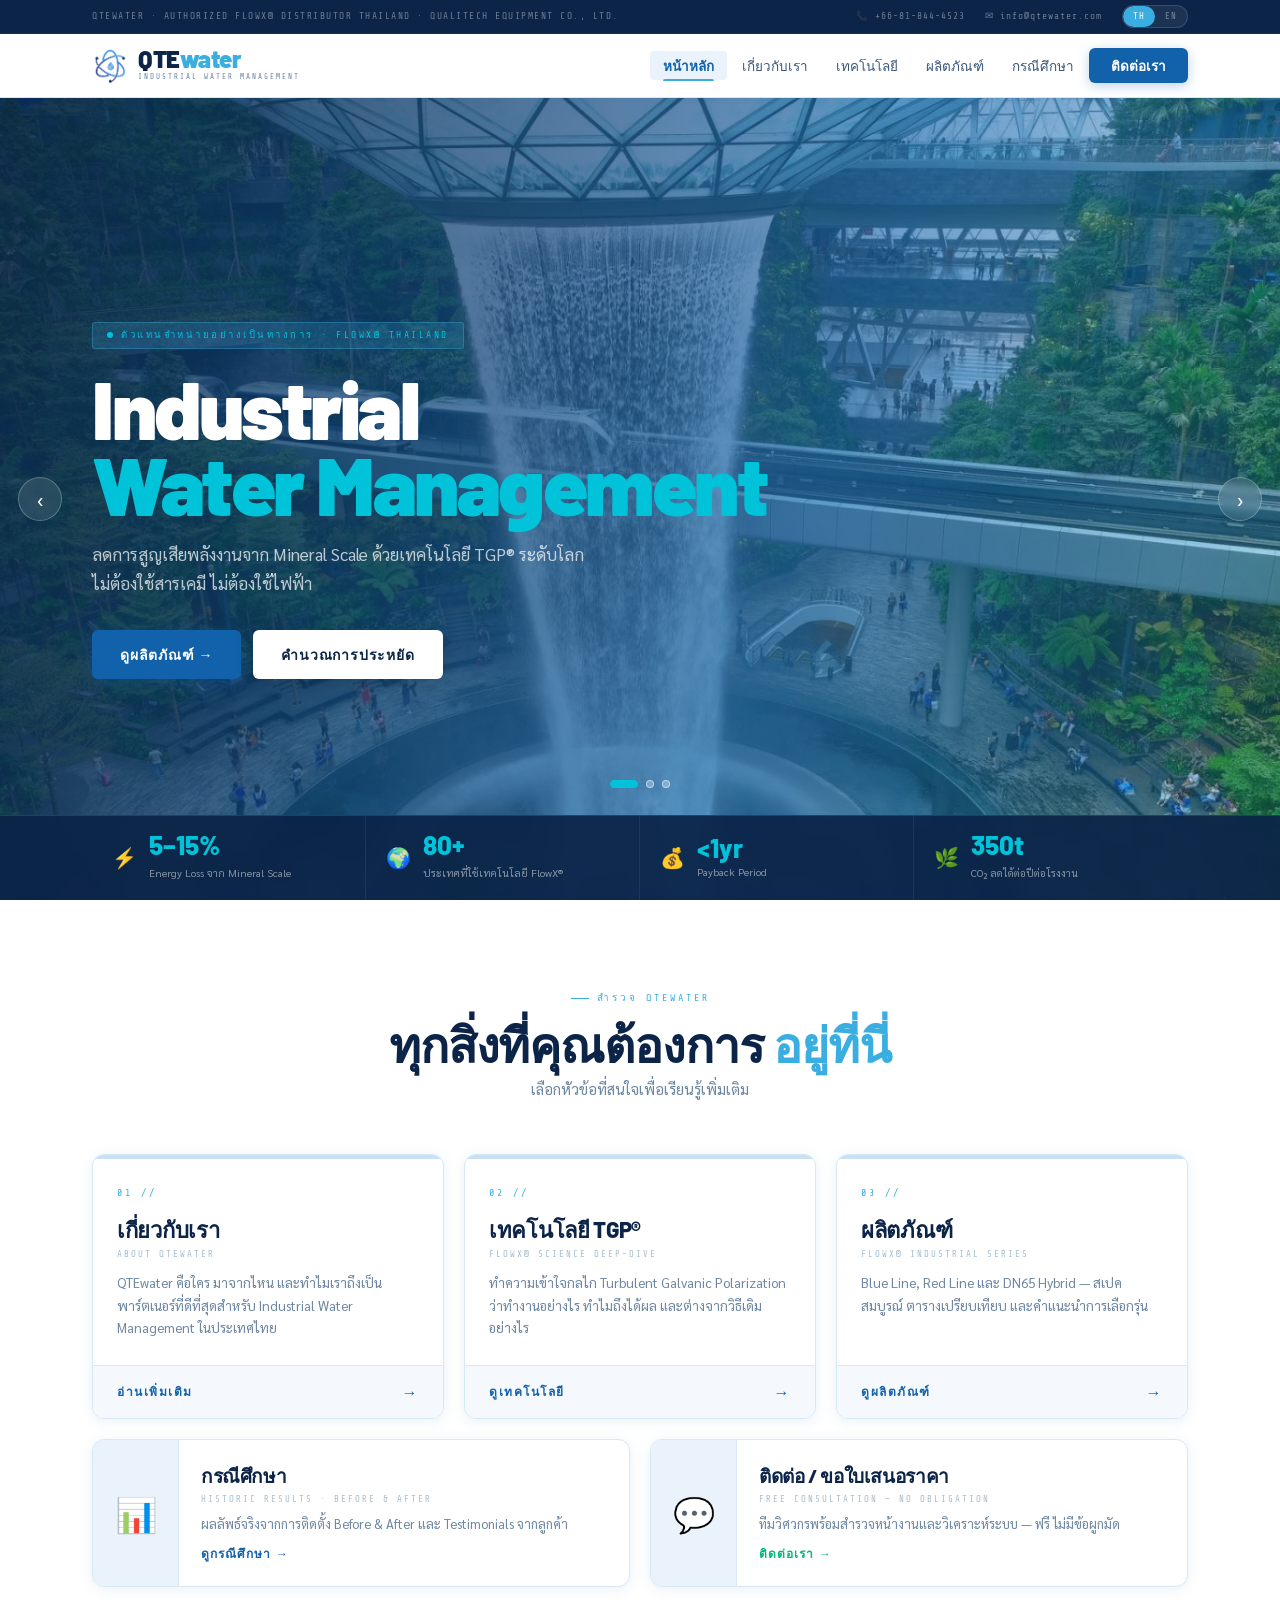
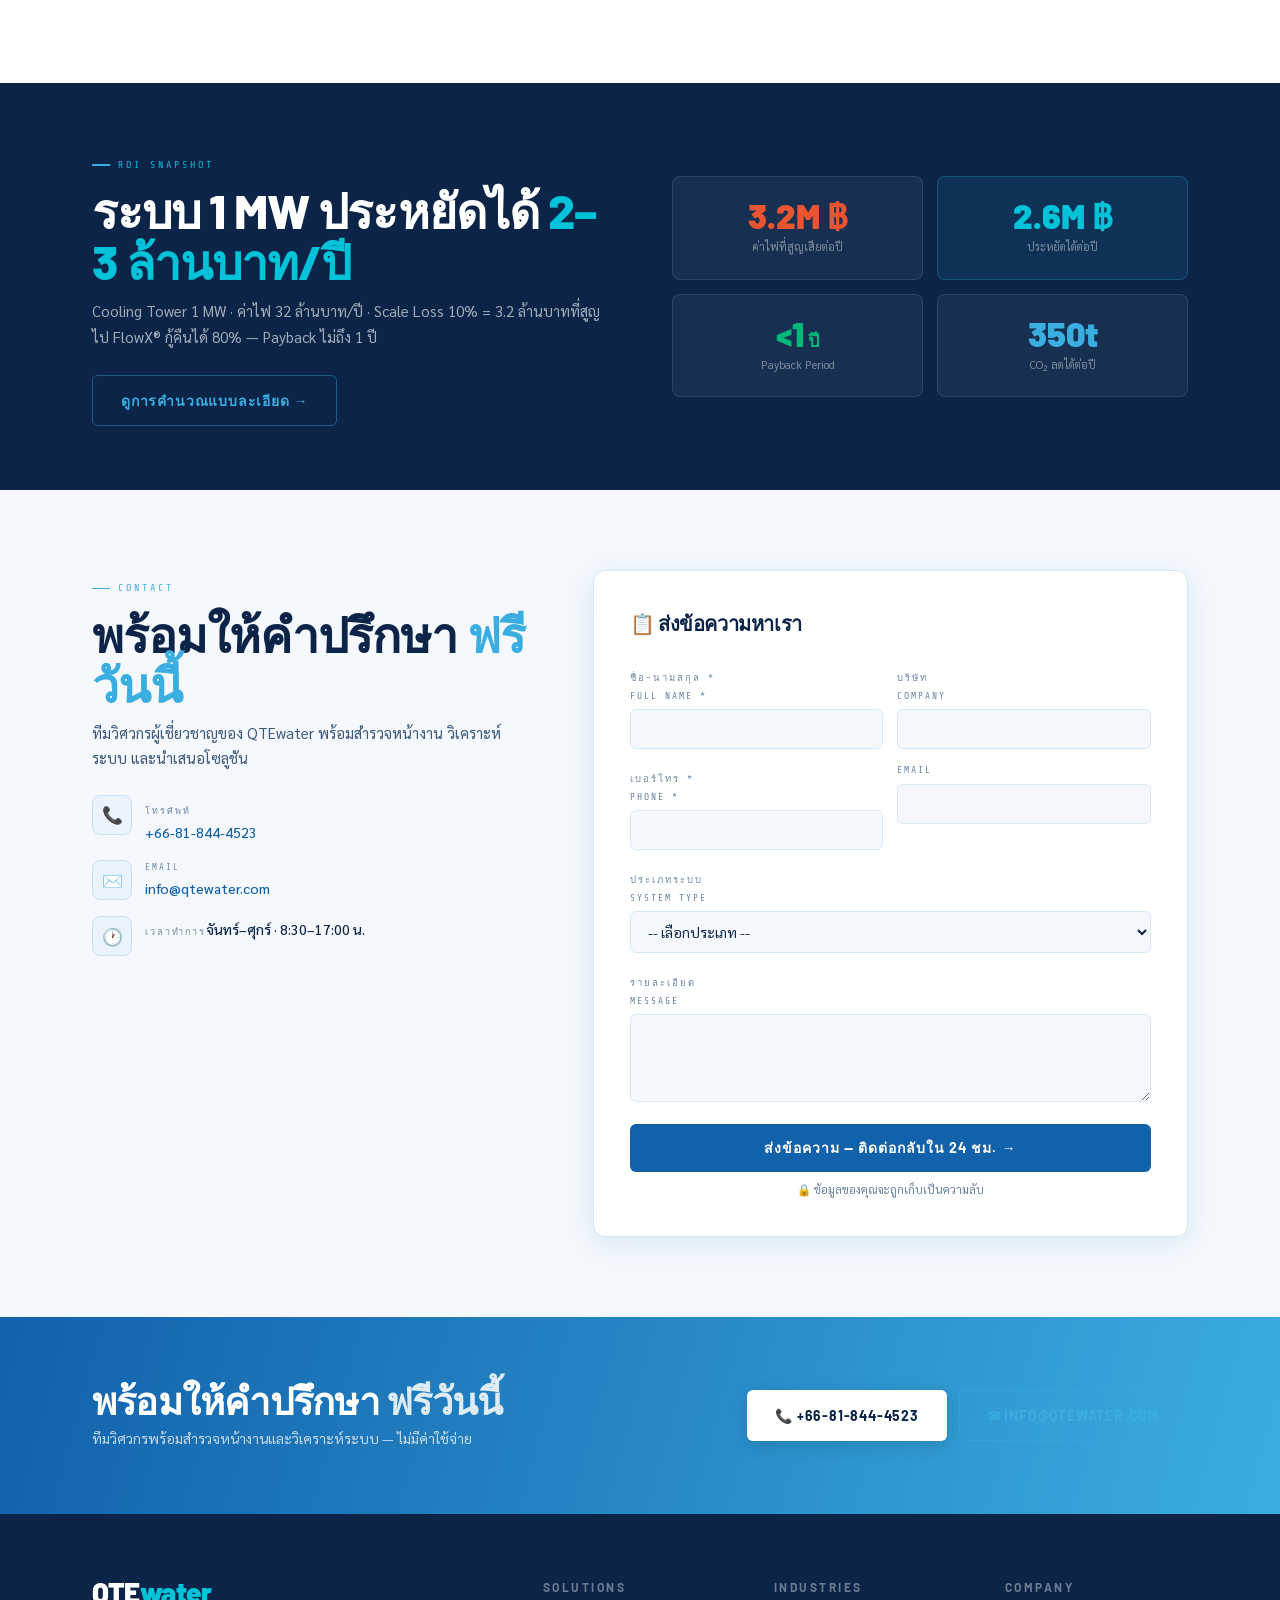
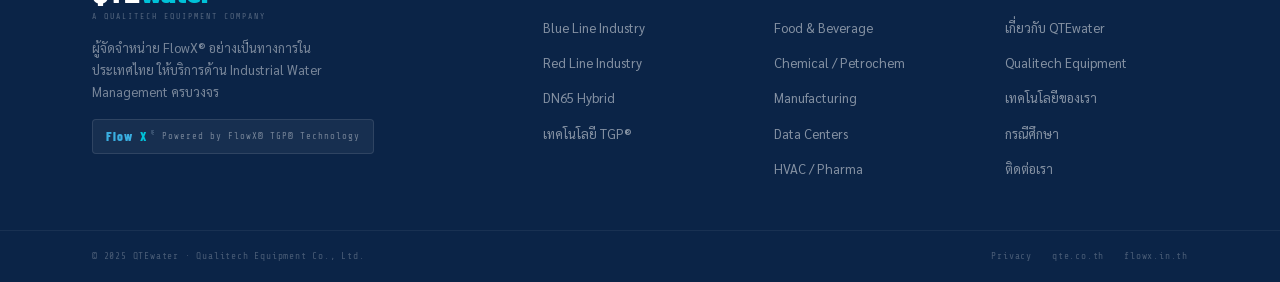
<file: index.html>
<!DOCTYPE html>
<html lang="th">
<head>
<meta charset="UTF-8"><meta name="viewport" content="width=device-width, initial-scale=1.0">
<meta name="description" content="QTEwater — Industrial Water Management Solutions. ตัวแทนจำหน่าย FlowX® อย่างเป็นทางการในประเทศไทย">
<title>QTEwater · Industrial Water Management</title>
<link rel="stylesheet" href="style.css">
<style>
.hero{position:relative;overflow:hidden;height:calc(100vh - var(--topbar-height) - var(--nav-height));min-height:520px;max-height:820px;}
.slides{position:absolute;inset:0;}
.slide{position:absolute;inset:0;opacity:0;transition:opacity .9s ease;display:flex;align-items:center;}
.slide.active{opacity:1;z-index:2;}
.slide-bg{position:absolute;inset:0;background-size:cover;background-position:center;transform:scale(1);transition:transform 8s ease;}
.slide.active .slide-bg{transform:scale(1.05);}
.slide:nth-child(1) .slide-bg{background:linear-gradient(110deg,rgba(11,36,71,.88) 0%,rgba(18,97,171,.6) 60%,rgba(56,174,224,.2) 100%),url('./image/singapore-airport.png') center/cover;}
.slide:nth-child(2) .slide-bg{background:linear-gradient(110deg,rgba(11,36,71,.85) 0%,rgba(0,180,200,.45) 100%),url('https://images.unsplash.com/photo-1504328345606-18bbc8c9d7d1?w=1600&q=80') center/cover;}
.slide:nth-child(3) .slide-bg{background:linear-gradient(110deg,rgba(11,36,71,.88) 0%,rgba(18,97,171,.65) 100%),url('https://images.unsplash.com/photo-1565688534245-05d6b5be184a?w=1600&q=80') center/cover;}
.slide-content{position:relative;z-index:3;width:100%;max-width:1160px;margin:0 auto;padding:0 32px;}
.slide-eyebrow{display:inline-flex;align-items:center;gap:8px;background:rgba(56,174,224,.18);border:1px solid rgba(56,174,224,.35);border-radius:3px;padding:5px 14px;margin-bottom:20px;font-family:var(--font-mono);font-size:9.5px;letter-spacing:2.5px;color:var(--cyan);text-transform:uppercase;}
.slide-eyebrow::before{content:'';width:6px;height:6px;border-radius:50%;background:var(--cyan);animation:pulse 2s infinite;}
@keyframes pulse{0%,100%{opacity:1}50%{opacity:.3}}
.slide-title{font-family:var(--font-display);font-size:clamp(40px,6.5vw,82px);font-weight:900;line-height:.93;letter-spacing:-2.5px;color:var(--white);margin-bottom:18px;}
.slide-title em{display:block;color:var(--cyan);font-style:normal;}
.slide-sub{font-size:clamp(14px,1.6vw,17px);color:rgba(255,255,255,.72);max-width:500px;line-height:1.7;margin-bottom:32px;}
.slider-arrows{position:absolute;bottom:50%;transform:translateY(50%);width:100%;display:flex;justify-content:space-between;padding:0 18px;z-index:10;pointer-events:none;}
.arrow-btn{pointer-events:all;width:44px;height:44px;border-radius:50%;background:rgba(255,255,255,.1);border:1px solid rgba(255,255,255,.25);color:var(--white);font-size:20px;display:flex;align-items:center;justify-content:center;cursor:pointer;transition:var(--transition);backdrop-filter:blur(4px);}
.arrow-btn:hover{background:var(--sky);border-color:var(--sky);}
.slider-dots{position:absolute;bottom:112px;left:50%;transform:translateX(-50%);display:flex;gap:8px;z-index:10;}
.sdot{width:8px;height:8px;border-radius:50%;background:rgba(255,255,255,.3);border:1.5px solid rgba(255,255,255,.5);cursor:pointer;transition:var(--transition);}
.sdot.active{width:28px;border-radius:4px;background:var(--cyan);border-color:var(--cyan);}
.hero-stats{position:absolute;bottom:0;left:0;right:0;z-index:10;background:rgba(11,36,71,.93);backdrop-filter:blur(8px);border-top:1px solid rgba(56,174,224,.22);}
.stats-row{display:grid;grid-template-columns:repeat(4,1fr);}
.stat-cell{padding:16px 20px;border-right:1px solid rgba(255,255,255,.07);display:flex;align-items:center;gap:12px;}
.stat-cell:last-child{border-right:none;}
.s-icon{font-size:20px;}
.s-num{font-family:var(--font-display);font-size:26px;font-weight:800;color:var(--cyan);line-height:1;}
.s-lbl{font-size:10.5px;color:rgba(255,255,255,.5);margin-top:2px;}
/* CARDS */
.section-cards{padding:80px 0 96px;}
.cards-header{text-align:center;margin-bottom:52px;}
.nav-cards{display:grid;grid-template-columns:repeat(3,1fr);gap:20px;margin-bottom:20px;}
.nav-card{background:var(--white);border:1px solid var(--rule);border-radius:var(--radius-lg);box-shadow:var(--shadow-sm);overflow:hidden;cursor:pointer;transition:transform var(--transition),box-shadow var(--transition),border-color var(--transition);display:flex;flex-direction:column;text-decoration:none;color:inherit;}
.nav-card:hover{transform:translateY(-7px);box-shadow:var(--shadow-lg);border-color:var(--sky);}
.nca{height:4px;background:var(--ltblue);transition:background var(--transition);}
.nav-card:hover .nca{background:var(--sky);}
.nav-card.c-cyan:hover .nca{background:var(--cyan);}
.ncd{padding:26px 24px;flex:1;}
.ncd .num{font-family:var(--font-mono);font-size:10px;letter-spacing:3px;color:var(--sky);margin-bottom:10px;}
.ncd h3{font-family:var(--font-display);font-size:22px;font-weight:800;color:var(--navy);margin-bottom:4px;letter-spacing:-.3px;}
.ncd .en{font-family:var(--font-mono);font-size:9px;letter-spacing:2px;color:var(--midgrey);text-transform:uppercase;margin-bottom:10px;}
.ncd p{font-size:13.5px;color:var(--grey);line-height:1.65;}
.ncf{padding:13px 24px;background:var(--offwhite);border-top:1px solid var(--rule);display:flex;align-items:center;justify-content:space-between;}
.ncf span{font-family:var(--font-display);font-size:12px;font-weight:700;letter-spacing:1.5px;text-transform:uppercase;color:var(--blue);transition:color var(--transition);}
.nav-card:hover .ncf span{color:var(--sky);}
.ncf .arr{font-size:16px;transition:transform var(--transition);}
.nav-card:hover .ncf .arr{transform:translateX(4px);}
.nav-cards-wide{display:grid;grid-template-columns:1fr 1fr;gap:20px;}
.ncw{display:flex;align-items:stretch;background:var(--white);border:1px solid var(--rule);border-radius:var(--radius-lg);overflow:hidden;box-shadow:var(--shadow-sm);transition:transform var(--transition),box-shadow var(--transition),border-color var(--transition);text-decoration:none;color:inherit;}
.ncw:hover{transform:translateY(-5px);box-shadow:var(--shadow-md);border-color:var(--sky);}
.ncw-ico{width:86px;flex-shrink:0;display:flex;align-items:center;justify-content:center;font-size:34px;background:var(--cloud);border-right:1px solid var(--rule);transition:background var(--transition);}
.ncw:hover .ncw-ico{background:var(--ltblue);}
.ncw-bd{padding:20px 22px;flex:1;}
.ncw-bd h3{font-family:var(--font-display);font-size:19px;font-weight:800;color:var(--navy);margin-bottom:4px;}
.ncw-bd .en{font-family:var(--font-mono);font-size:9px;letter-spacing:2px;color:var(--midgrey);text-transform:uppercase;margin-bottom:7px;}
.ncw-bd p{font-size:13px;color:var(--grey);line-height:1.6;}
.ncw-lnk{display:inline-flex;align-items:center;gap:5px;margin-top:10px;font-family:var(--font-display);font-size:12px;font-weight:700;letter-spacing:1px;text-transform:uppercase;color:var(--blue);transition:gap var(--transition);}
.ncw:hover .ncw-lnk{gap:9px;color:var(--sky);}
/* ROI TEASER */
.roi-teaser{padding:64px 0;background:var(--navy);}
.roi-inner{display:grid;grid-template-columns:1fr 1fr;gap:64px;align-items:center;}
.roi-numbers{display:grid;grid-template-columns:1fr 1fr;gap:14px;}
.roi-box{background:rgba(255,255,255,.05);border:1px solid rgba(255,255,255,.1);border-radius:8px;padding:22px;text-align:center;}
.roi-box.hi{background:rgba(56,174,224,.1);border-color:rgba(56,174,224,.25);}
.roi-box .rn{font-family:var(--font-display);font-size:34px;font-weight:900;line-height:1;}
.roi-box .rl{font-size:11px;color:rgba(255,255,255,.45);margin-top:5px;}
/* CONTACT */
.home-contact{padding:80px 0;background:var(--offwhite);}
.contact-grid{display:grid;grid-template-columns:1fr 1.35fr;gap:60px;align-items:start;}
.ci-list{display:flex;flex-direction:column;gap:16px;margin:24px 0 28px;}
.ci{display:flex;gap:13px;align-items:flex-start;}
.ci-ico{width:40px;height:40px;border-radius:8px;background:var(--cloud);border:1px solid var(--ltblue);display:flex;align-items:center;justify-content:center;font-size:17px;flex-shrink:0;}
.ci-t .lbl{font-family:var(--font-mono);font-size:9px;letter-spacing:2px;text-transform:uppercase;color:var(--grey);margin-bottom:2px;}
.ci-t p{font-size:14px;color:var(--navy);font-weight:500;}
.ci-t a{color:var(--blue);}
.cform{background:var(--white);border:1px solid var(--rule);border-radius:var(--radius-lg);padding:36px;box-shadow:var(--shadow-md);}
.cform h3{font-family:var(--font-display);font-size:20px;font-weight:800;color:var(--navy);margin-bottom:22px;}
.frow{display:grid;grid-template-columns:1fr 1fr;gap:14px;}
.fg{margin-bottom:14px;}
.fg label{display:block;font-family:var(--font-mono);font-size:9.5px;letter-spacing:2px;text-transform:uppercase;color:var(--grey);margin-bottom:5px;}
.fg input,.fg select,.fg textarea{width:100%;padding:10px 13px;background:var(--offwhite);border:1.5px solid var(--rule);border-radius:var(--radius);font-family:var(--font-thai);font-size:14px;color:var(--navy);outline:none;transition:border-color var(--transition),box-shadow var(--transition);}
.fg input:focus,.fg select:focus,.fg textarea:focus{border-color:var(--sky);box-shadow:0 0 0 3px rgba(56,174,224,.12);}
.fg textarea{resize:vertical;min-height:88px;}
.fsub{width:100%;padding:13px;border:none;cursor:pointer;background:var(--blue);color:var(--white);border-radius:var(--radius);font-family:var(--font-display);font-size:14px;font-weight:700;letter-spacing:1px;text-transform:uppercase;transition:background var(--transition),transform var(--transition);}
.fsub:hover{background:var(--sky);transform:translateY(-2px);}
.fnote{font-size:11.5px;color:var(--grey);text-align:center;margin-top:9px;}
@media(max-width:900px){.nav-cards{grid-template-columns:1fr 1fr;}.stats-row{grid-template-columns:repeat(2,1fr);}.contact-grid{grid-template-columns:1fr;}.roi-inner{grid-template-columns:1fr;gap:36px;}}
@media(max-width:600px){.nav-cards,.nav-cards-wide{grid-template-columns:1fr;}.frow{grid-template-columns:1fr;}.stat-cell{padding:12px 14px;}}
</style>
</head>
<body data-page="index" class="lang-th">
<div id="nav-mount"></div>

<section class="hero">
  <div class="slides" id="slides">
    <div class="slide active"><div class="slide-bg"></div>
      <div class="slide-content">
        <div class="slide-eyebrow"><span data-lang="th">ตัวแทนจำหน่ายอย่างเป็นทางการ · FlowX® Thailand</span><span data-lang="en">Authorized FlowX® Distributor · Thailand</span></div>
        <h1 class="slide-title"><span data-lang="th">Industrial<em>Water Management</em></span><span data-lang="en">Industrial<em>Water Management</em></span></h1>
        <p class="slide-sub"><span data-lang="th">ลดการสูญเสียพลังงานจาก Mineral Scale ด้วยเทคโนโลยี TGP® ระดับโลก ไม่ต้องใช้สารเคมี ไม่ต้องใช้ไฟฟ้า</span><span data-lang="en">Eliminate energy loss from mineral scale with world-class TGP® technology. No chemicals. No power supply required.</span></p>
        <div class="btn-group"><a href="products.html" class="btn btn-primary"><span data-lang="th">ดูผลิตภัณฑ์ →</span><span data-lang="en">View Products →</span></a><a href="#roi-teaser" class="btn btn-white"><span data-lang="th">คำนวณการประหยัด</span><span data-lang="en">ROI Snapshot</span></a></div>
      </div>
    </div>
    <div class="slide"><div class="slide-bg"></div>
      <div class="slide-content">
        <div class="slide-eyebrow"><span data-lang="th">Energy Efficiency · Scale Prevention</span><span data-lang="en">Energy Efficiency · Scale Prevention</span></div>
        <h1 class="slide-title"><span data-lang="th">Scale ทำให้คุณ<em>เสียพลังงาน 5–15%</em></span><span data-lang="en">Scale Is Costing You<em>5–15% Energy</em></span></h1>
        <p class="slide-sub"><span data-lang="th">ระบบ Cooling Tower, Chiller, Heat Exchanger ของคุณสูญเสียพลังงานอยู่ทุกวัน FlowX® หยุดปัญหาได้ตั้งแต่ต้นทาง</span><span data-lang="en">Your Cooling Tower, Chiller and Heat Exchanger are bleeding energy daily. FlowX® stops the problem at source.</span></p>
        <div class="btn-group"><a href="technology.html" class="btn btn-primary"><span data-lang="th">เรียนรู้เทคโนโลยี →</span><span data-lang="en">Learn the Technology →</span></a><a href="cases.html" class="btn btn-white"><span data-lang="th">ดูกรณีศึกษา</span><span data-lang="en">Case Studies</span></a></div>
      </div>
    </div>
    <div class="slide"><div class="slide-bg"></div>
      <div class="slide-content">
        <div class="slide-eyebrow"><span data-lang="th">ESG · Carbon Neutrality · Net Zero</span><span data-lang="en">ESG · Carbon Neutrality · Net Zero</span></div>
        <h1 class="slide-title"><span data-lang="th">ลด CO₂<em>สู่เป้าหมาย Net Zero</em></span><span data-lang="en">Cut CO₂ Toward<em>Your Net Zero Goal</em></span></h1>
        <p class="slide-sub"><span data-lang="th">ประหยัดพลังงานได้ 700,000 kWh ต่อปี ลดการปล่อย CO₂ ได้ถึง 350 ตันต่อปีต่อโรงงาน</span><span data-lang="en">Save 700,000 kWh per year. Reduce CO₂ by up to 350 tonnes per plant annually.</span></p>
        <div class="btn-group"><a href="cases.html" class="btn btn-primary"><span data-lang="th">ดูผลลัพธ์จริง →</span><span data-lang="en">See Real Results →</span></a><a href="#contact" class="btn btn-white"><span data-lang="th">ติดต่อเรา</span><span data-lang="en">Contact Us</span></a></div>
      </div>
    </div>
  </div>
  <div class="slider-arrows"><button class="arrow-btn" id="prev-btn">‹</button><button class="arrow-btn" id="next-btn">›</button></div>
  <div class="slider-dots" id="sdots"><div class="sdot active" data-i="0"></div><div class="sdot" data-i="1"></div><div class="sdot" data-i="2"></div></div>
  <div class="hero-stats"><div class="container"><div class="stats-row">
    <div class="stat-cell"><div class="s-icon">⚡</div><div><div class="s-num">5–15%</div><div class="s-lbl" data-lang="th">Energy Loss จาก Mineral Scale</div><div class="s-lbl" data-lang="en">Energy Loss from Scale</div></div></div>
    <div class="stat-cell"><div class="s-icon">🌍</div><div><div class="s-num">80+</div><div class="s-lbl" data-lang="th">ประเทศที่ใช้เทคโนโลยี FlowX®</div><div class="s-lbl" data-lang="en">Countries using FlowX®</div></div></div>
    <div class="stat-cell"><div class="s-icon">💰</div><div><div class="s-num">&lt;1yr</div><div class="s-lbl">Payback Period</div></div></div>
    <div class="stat-cell"><div class="s-icon">🌿</div><div><div class="s-num">350t</div><div class="s-lbl" data-lang="th">CO₂ ลดได้ต่อปีต่อโรงงาน</div><div class="s-lbl" data-lang="en">CO₂ Reduced Per Plant/yr</div></div></div>
  </div></div></div>
</section>

<section class="section-cards" id="explore">
  <div class="container">
    <div class="cards-header reveal">
      <div class="label-tag"><span data-lang="th">สำรวจ QTEwater</span><span data-lang="en">Explore QTEwater</span></div>
      <h2><span data-lang="th">ทุกสิ่งที่คุณต้องการ <em class="sky">อยู่ที่นี่</em></span><span data-lang="en">Everything You Need <em class="sky">Is Here</em></span></h2>
      <p style="color:var(--grey);font-size:15px;margin-top:8px;"><span data-lang="th">เลือกหัวข้อที่สนใจเพื่อเรียนรู้เพิ่มเติม</span><span data-lang="en">Select a topic to explore in depth</span></p>
    </div>
    <div class="nav-cards">
      <a href="about.html" class="nav-card reveal reveal-delay-1"><div class="nca"></div><div class="ncd"><div class="num">01 //</div><h3 data-lang="th">เกี่ยวกับเรา</h3><h3 data-lang="en">About Us</h3><div class="en">About QTEwater</div><p><span data-lang="th">QTEwater คือใคร มาจากไหน และทำไมเราถึงเป็นพาร์ตเนอร์ที่ดีที่สุดสำหรับ Industrial Water Management ในประเทศไทย</span><span data-lang="en">Who is QTEwater, where we come from, and why we are the best partner for Industrial Water Management in Thailand.</span></p></div><div class="ncf"><span data-lang="th">อ่านเพิ่มเติม</span><span data-lang="en">Read More</span><span class="arr">→</span></div></a>
      <a href="technology.html" class="nav-card reveal reveal-delay-2"><div class="nca"></div><div class="ncd"><div class="num">02 //</div><h3 data-lang="th">เทคโนโลยี TGP®</h3><h3 data-lang="en">TGP® Technology</h3><div class="en">FlowX® Science Deep-Dive</div><p><span data-lang="th">ทำความเข้าใจกลไก Turbulent Galvanic Polarization ว่าทำงานอย่างไร ทำไมถึงได้ผล และต่างจากวิธีเดิมอย่างไร</span><span data-lang="en">Understand how Turbulent Galvanic Polarization works, why it delivers results, and how it differs from conventional methods.</span></p></div><div class="ncf"><span data-lang="th">ดูเทคโนโลยี</span><span data-lang="en">Explore Tech</span><span class="arr">→</span></div></a>
      <a href="products.html" class="nav-card c-cyan reveal reveal-delay-3"><div class="nca"></div><div class="ncd"><div class="num">03 //</div><h3 data-lang="th">ผลิตภัณฑ์</h3><h3 data-lang="en">Products</h3><div class="en">FlowX® Industrial Series</div><p><span data-lang="th">Blue Line, Red Line และ DN65 Hybrid — สเปคสมบูรณ์ ตารางเปรียบเทียบ และคำแนะนำการเลือกรุ่น</span><span data-lang="en">Blue Line, Red Line and DN65 Hybrid — full specs, comparison table and guidance on selecting the right model.</span></p></div><div class="ncf"><span data-lang="th">ดูผลิตภัณฑ์</span><span data-lang="en">See Products</span><span class="arr">→</span></div></a>
    </div>
    <div class="nav-cards-wide">
      <a href="cases.html" class="ncw reveal reveal-delay-1"><div class="ncw-ico">📊</div><div class="ncw-bd"><h3 data-lang="th">กรณีศึกษา</h3><h3 data-lang="en">Case Studies</h3><div class="en">Historic Results · Before &amp; After</div><p><span data-lang="th">ผลลัพธ์จริงจากการติดตั้ง Before &amp; After และ Testimonials จากลูกค้า</span><span data-lang="en">Real installation results — Before &amp; After comparisons and client testimonials.</span></p><div class="ncw-lnk"><span data-lang="th">ดูกรณีศึกษา</span><span data-lang="en">View Cases</span> →</div></div></a>
      <a href="#contact" class="ncw reveal reveal-delay-2"><div class="ncw-ico">💬</div><div class="ncw-bd"><h3 data-lang="th">ติดต่อ / ขอใบเสนอราคา</h3><h3 data-lang="en">Contact / Request Quote</h3><div class="en">Free Consultation — No Obligation</div><p><span data-lang="th">ทีมวิศวกรพร้อมสำรวจหน้างานและวิเคราะห์ระบบ — ฟรี ไม่มีข้อผูกมัด</span><span data-lang="en">Our engineers will survey your site and analyse the system at no cost, with no obligation.</span></p><div class="ncw-lnk" style="color:var(--green);"><span data-lang="th">ติดต่อเรา</span><span data-lang="en">Get in Touch</span> →</div></div></a>
    </div>
  </div>
</section>

<section class="roi-teaser" id="roi-teaser">
  <div class="container">
    <div class="roi-inner">
      <div class="reveal">
        <div class="label-tag" style="color:var(--cyan);">ROI Snapshot</div>
        <h2 style="color:var(--white);margin-bottom:12px;"><span data-lang="th">ระบบ 1 MW ประหยัดได้<em class="cyan"> 2–3 ล้านบาท/ปี</em></span><span data-lang="en">A 1 MW System Saves<em class="cyan"> ฿2–3M Per Year</em></span></h2>
        <p style="color:rgba(255,255,255,.62);font-size:15px;line-height:1.7;margin-bottom:26px;"><span data-lang="th">Cooling Tower 1 MW · ค่าไฟ 32 ล้านบาท/ปี · Scale Loss 10% = 3.2 ล้านบาทที่สูญไป FlowX® กู้คืนได้ 80% — Payback ไม่ถึง 1 ปี</span><span data-lang="en">1 MW Cooling Tower · ฿32M/yr electricity · 10% scale loss = ฿3.2M wasted. FlowX® recovers ~80% — payback under 1 year.</span></p>
        <a href="technology.html" class="btn btn-ghost"><span data-lang="th">ดูการคำนวณแบบละเอียด →</span><span data-lang="en">Full ROI Calculator →</span></a>
      </div>
      <div class="roi-numbers reveal reveal-delay-2">
        <div class="roi-box"><div class="rn" style="color:var(--warn);">3.2M ฿</div><div class="rl"><span data-lang="th">ค่าไฟที่สูญเสียต่อปี</span><span data-lang="en">Energy wasted / yr</span></div></div>
        <div class="roi-box hi"><div class="rn" style="color:var(--cyan);">2.6M ฿</div><div class="rl"><span data-lang="th">ประหยัดได้ต่อปี</span><span data-lang="en">Savings / yr</span></div></div>
        <div class="roi-box"><div class="rn" style="color:var(--green);">&lt;1<span style="font-size:18px;"> <span data-lang="th">ปี</span><span data-lang="en">yr</span></span></div><div class="rl">Payback Period</div></div>
        <div class="roi-box"><div class="rn" style="color:var(--sky);">350t</div><div class="rl"><span data-lang="th">CO₂ ลดได้ต่อปี</span><span data-lang="en">CO₂ reduced / yr</span></div></div>
      </div>
    </div>
  </div>
</section>

<section class="home-contact" id="contact">
  <div class="container">
    <div class="contact-grid">
      <div class="reveal">
        <div class="label-tag">Contact</div>
        <h2><span data-lang="th">พร้อมให้คำปรึกษา<em class="sky"> ฟรีวันนี้</em></span><span data-lang="en">Free Consultation<em class="sky"> Today</em></span></h2>
        <p style="color:var(--steel);font-size:15px;line-height:1.7;margin-top:10px;"><span data-lang="th">ทีมวิศวกรผู้เชี่ยวชาญของ QTEwater พร้อมสำรวจหน้างาน วิเคราะห์ระบบ และนำเสนอโซลูชัน</span><span data-lang="en">QTEwater's engineering specialists are ready to survey your site, analyse your system and propose the right solution.</span></p>
        <div class="ci-list">
          <div class="ci"><div class="ci-ico">📞</div><div class="ci-t"><div class="lbl" data-lang="th">โทรศัพท์</div><div class="lbl" data-lang="en">Phone</div><p><a href="tel:+66-81-844-4523">+66-81-844-4523</a></p></div></div>
          <div class="ci"><div class="ci-ico">✉️</div><div class="ci-t"><div class="lbl">Email</div><p><a href="mailto:info@qtewater.com">info@qtewater.com</a></p></div></div>
          <div class="ci"><div class="ci-ico">🕐</div><div class="ci-t"><div class="lbl" data-lang="th">เวลาทำการ</div><div class="lbl" data-lang="en">Hours</div><p data-lang="th">จันทร์–ศุกร์ · 8:30–17:00 น.</p><p data-lang="en">Mon–Fri · 08:30–17:00</p></div></div>
        </div>
      </div>
      <div class="cform reveal reveal-delay-2">
        <h3><span data-lang="th">📋 ส่งข้อความหาเรา</span><span data-lang="en">📋 Send Us a Message</span></h3>
        <div class="frow">
          <div class="fg"><label data-lang="th">ชื่อ-นามสกุล *</label><label data-lang="en">Full Name *</label><input type="text"></div>
          <div class="fg"><label data-lang="th">บริษัท</label><label data-lang="en">Company</label><input type="text"></div>
        </div>
        <div class="frow">
          <div class="fg"><label data-lang="th">เบอร์โทร *</label><label data-lang="en">Phone *</label><input type="tel"></div>
          <div class="fg"><label>Email</label><input type="email"></div>
        </div>
        <div class="fg"><label data-lang="th">ประเภทระบบ</label><label data-lang="en">System Type</label>
          <select><option data-lang="th">-- เลือกประเภท --</option><option data-lang="en">-- Select type --</option><option>Cooling Tower</option><option>Chiller System</option><option>Heat Exchanger</option><option>Boiler</option><option data-lang="th">อื่น ๆ</option><option data-lang="en">Other</option></select>
        </div>
        <div class="fg"><label data-lang="th">รายละเอียด</label><label data-lang="en">Message</label><textarea rows="3"></textarea></div>
        <button class="fsub"><span data-lang="th">ส่งข้อความ — ติดต่อกลับใน 24 ชม. →</span><span data-lang="en">Send — We Reply Within 24 hrs →</span></button>
        <p class="fnote"><span data-lang="th">🔒 ข้อมูลของคุณจะถูกเก็บเป็นความลับ</span><span data-lang="en">🔒 Your information is kept strictly confidential.</span></p>
      </div>
    </div>
  </div>
</section>

<div id="footer-mount"></div>
<script src="nav.js"></script>
<script>
let cur=0;const slides=document.querySelectorAll('.slide'),dots=document.querySelectorAll('.sdot');let tmr;
function goTo(n){slides[cur].classList.remove('active');dots[cur].classList.remove('active');cur=(n+slides.length)%slides.length;slides[cur].classList.add('active');dots[cur].classList.add('active');}
function start(){clearInterval(tmr);tmr=setInterval(()=>goTo(cur+1),5800);}
document.getElementById('prev-btn').addEventListener('click',()=>{goTo(cur-1);start();});
document.getElementById('next-btn').addEventListener('click',()=>{goTo(cur+1);start();});
dots.forEach(d=>d.addEventListener('click',()=>{goTo(+d.dataset.i);start();}));
start();
</script>
</body>
</html>
</file>
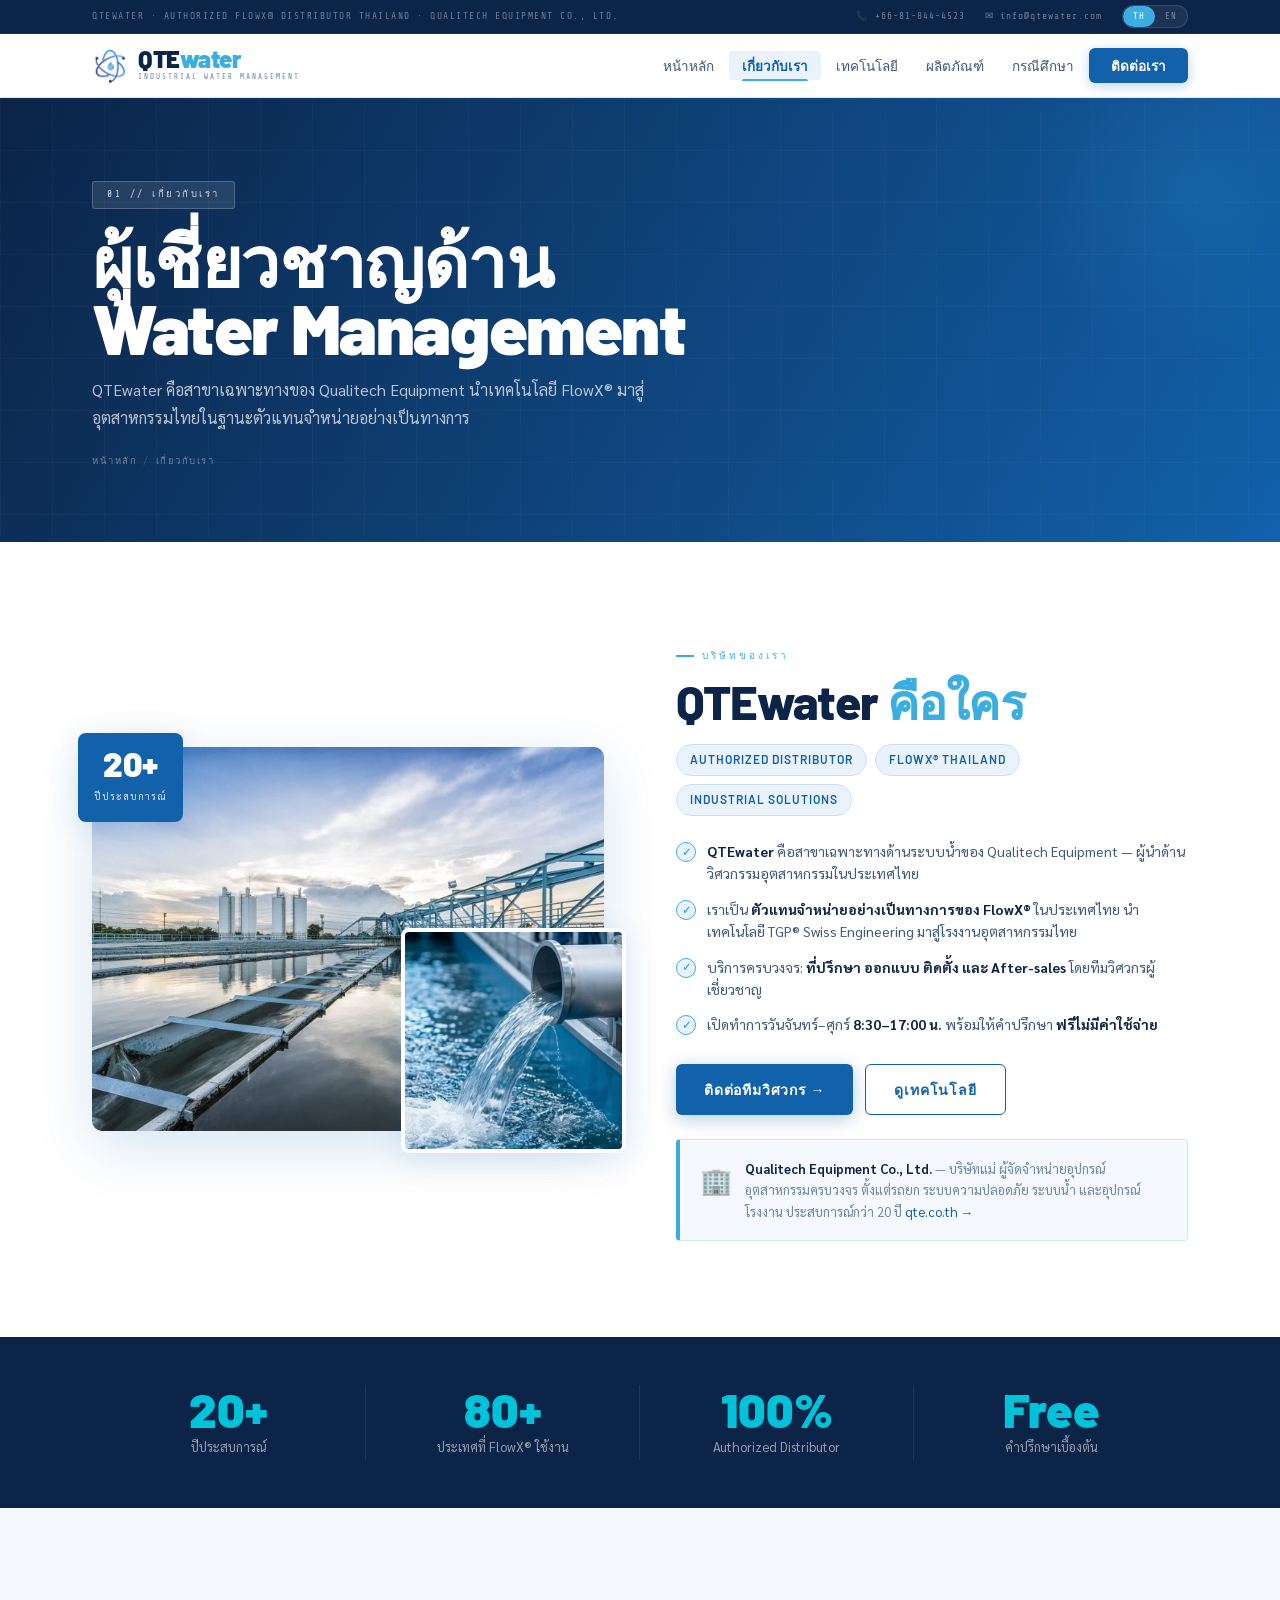
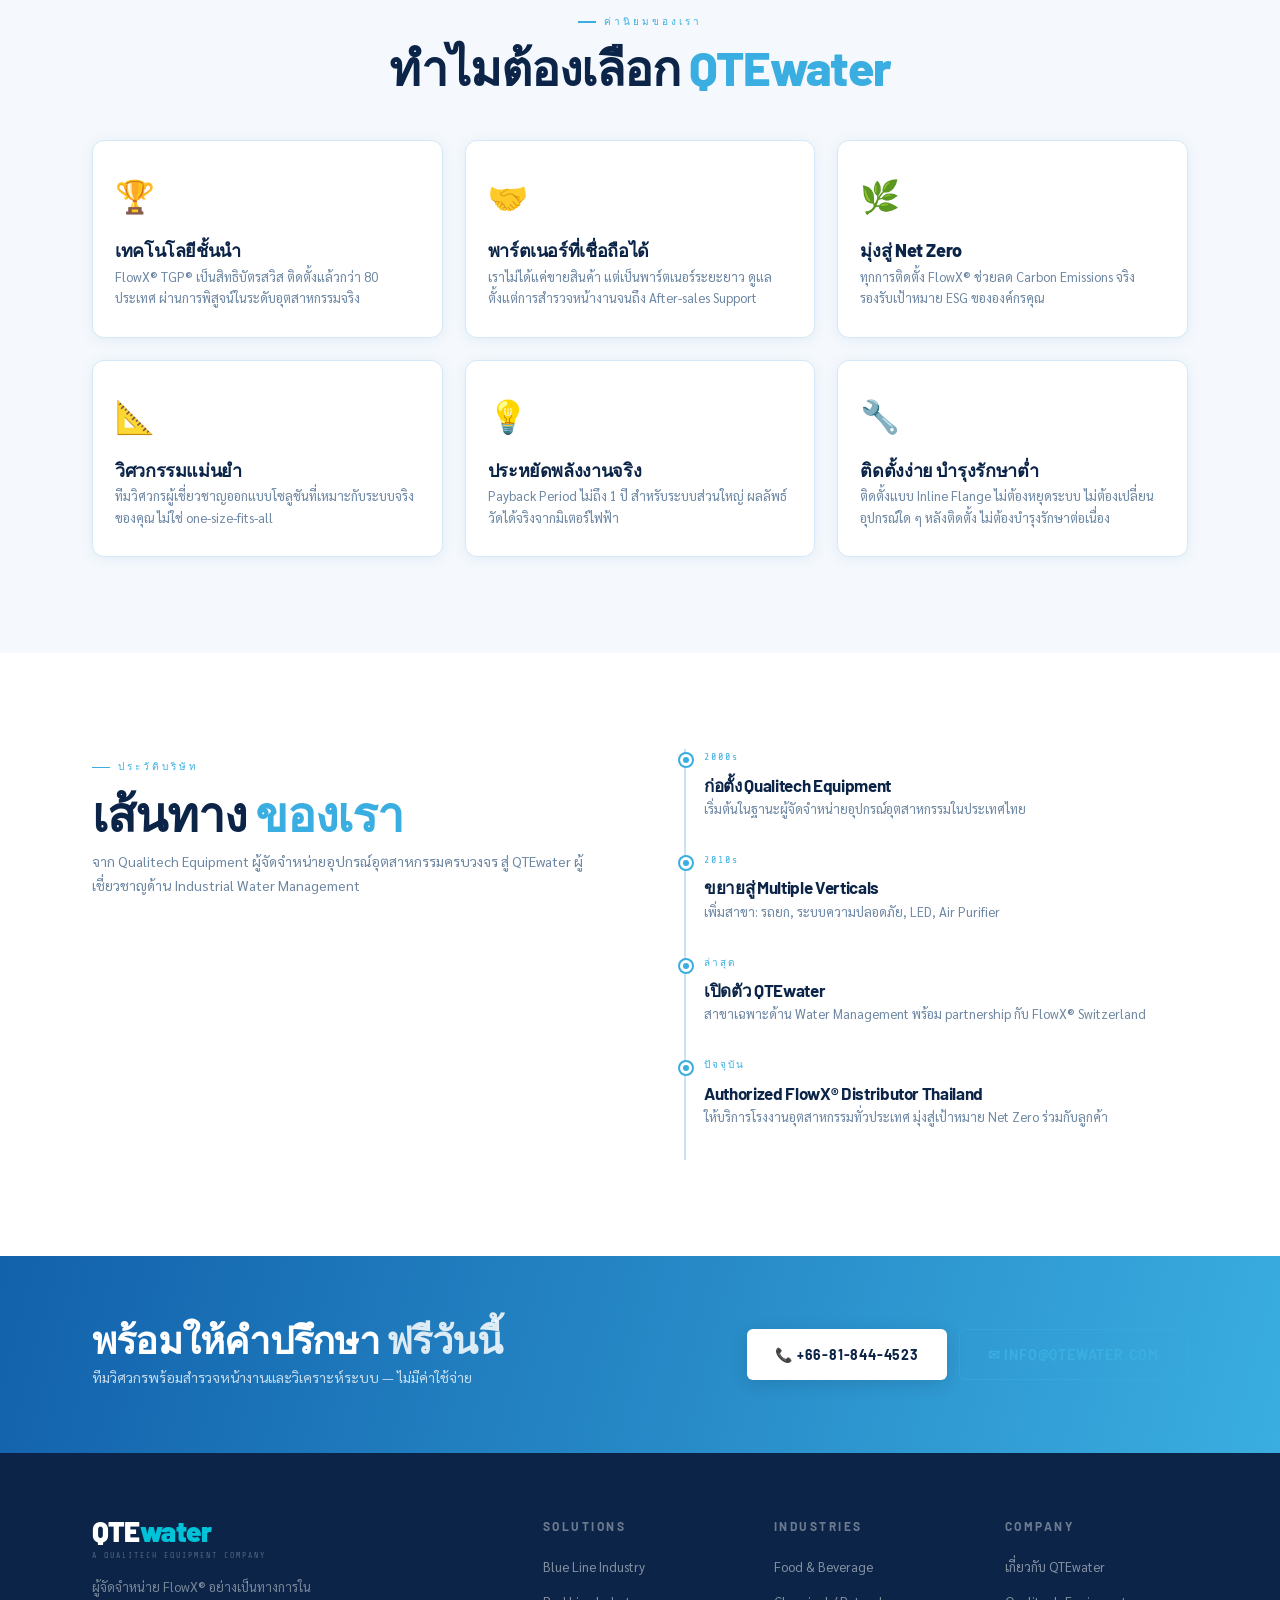
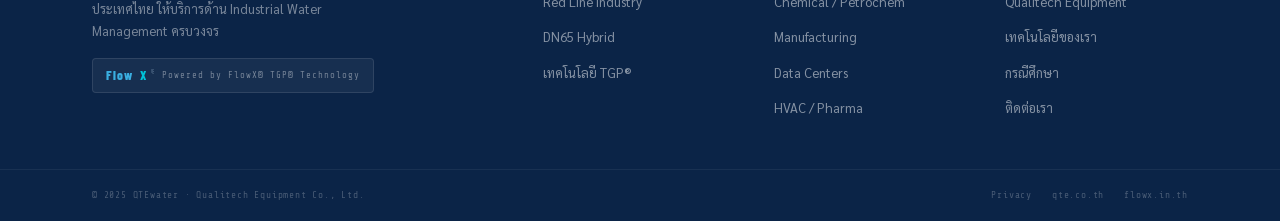
<file: about.html>
<!DOCTYPE html><html lang="th"><head>
<meta charset="UTF-8"><meta name="viewport" content="width=device-width,initial-scale=1.0">
<title>QTEwater · เกี่ยวกับเรา / About Us</title>
<link rel="stylesheet" href="style.css">
<style>
.about-grid{display:grid;grid-template-columns:1fr 1fr;gap:72px;align-items:center;}
.about-img{position:relative;}
.img-main{aspect-ratio:4/3;border-radius:10px;overflow:hidden;background:var(--cloud);box-shadow:var(--shadow-lg);}
.img-main img{width:100%;height:100%;object-fit:cover;}
.img-float{position:absolute;bottom:-22px;right:-22px;width:44%;aspect-ratio:1;border-radius:8px;overflow:hidden;border:4px solid var(--white);box-shadow:var(--shadow-md);background:var(--ltblue);}
.img-float img{width:100%;height:100%;object-fit:cover;}
.badge-exp{position:absolute;top:-14px;left:-14px;background:var(--blue);color:var(--white);border-radius:8px;padding:14px 16px;box-shadow:var(--shadow-md);text-align:center;}
.badge-exp .n{font-family:var(--font-display);font-size:34px;font-weight:900;line-height:1;}
.badge-exp .l{font-size:10px;opacity:.8;letter-spacing:1px;margin-top:2px;}
.tag-row{display:flex;flex-wrap:wrap;gap:8px;margin:18px 0 24px;}
.tag{padding:5px 13px;border-radius:20px;background:var(--cloud);border:1px solid var(--ltblue);font-family:var(--font-display);font-size:12px;font-weight:600;letter-spacing:1px;color:var(--blue);text-transform:uppercase;}
.check-list{display:flex;flex-direction:column;gap:13px;margin-bottom:28px;}
.check-item{display:flex;gap:11px;align-items:flex-start;}
.ck{width:20px;height:20px;border-radius:50%;background:var(--cloud);border:1.5px solid var(--sky);display:flex;align-items:center;justify-content:center;flex-shrink:0;margin-top:2px;color:var(--sky);font-size:11px;font-weight:700;}
.check-item p{font-size:14px;color:var(--steel);line-height:1.6;}
.check-item strong{color:var(--navy);}
.parent-card{padding:18px 20px;background:var(--offwhite);border:1px solid var(--rule);border-left:4px solid var(--sky);border-radius:4px;display:flex;gap:13px;align-items:flex-start;margin-top:24px;}
.parent-card p{font-size:13px;color:var(--grey);line-height:1.65;}
.parent-card strong{color:var(--navy);}
.parent-card a{color:var(--blue);}
/* VALUES */
.values-grid{display:grid;grid-template-columns:repeat(3,1fr);gap:22px;}
.val-card{background:var(--white);border:1px solid var(--rule);border-radius:var(--radius-lg);padding:28px 22px;box-shadow:var(--shadow-sm);transition:transform var(--transition),box-shadow var(--transition);}
.val-card:hover{transform:translateY(-5px);box-shadow:var(--shadow-md);}
.val-icon{font-size:32px;margin-bottom:14px;}
.val-card h3{font-family:var(--font-display);font-size:18px;font-weight:800;color:var(--navy);margin-bottom:7px;}
.val-card p{font-size:13px;color:var(--grey);line-height:1.65;}
/* TIMELINE */
.timeline{position:relative;padding-left:28px;}
.timeline::before{content:'';position:absolute;left:8px;top:0;bottom:0;width:2px;background:var(--ltblue);}
.tl-item{position:relative;margin-bottom:32px;}
.tl-item::before{content:'';position:absolute;left:-24px;top:5px;width:12px;height:12px;border-radius:50%;background:var(--sky);border:3px solid var(--white);box-shadow:0 0 0 2px var(--sky);}
.tl-year{font-family:var(--font-mono);font-size:10px;letter-spacing:2px;color:var(--sky);margin-bottom:5px;}
.tl-item h3{font-family:var(--font-display);font-size:17px;font-weight:700;color:var(--navy);margin-bottom:4px;}
.tl-item p{font-size:13px;color:var(--grey);line-height:1.6;}
/* STATS BAR */
.stats-band{background:var(--navy);padding:48px 0;}
.stats-band-inner{display:grid;grid-template-columns:repeat(4,1fr);gap:0;}
.sb-item{text-align:center;padding:0 20px;border-right:1px solid rgba(255,255,255,.08);}
.sb-item:last-child{border-right:none;}
.sb-num{font-family:var(--font-display);font-size:48px;font-weight:900;color:var(--cyan);line-height:1;}
.sb-lbl{font-size:13px;color:rgba(255,255,255,.55);margin-top:5px;}
@media(max-width:900px){.about-grid{grid-template-columns:1fr;}.img-float,.badge-exp{display:none;}.values-grid{grid-template-columns:1fr 1fr;}.stats-band-inner{grid-template-columns:1fr 1fr;gap:24px;}}
@media(max-width:600px){.values-grid{grid-template-columns:1fr;}.stats-band-inner{grid-template-columns:1fr 1fr;}}
</style>
</head>
<body data-page="about" class="lang-th">
<div id="nav-mount"></div>

<div class="page-hero">
  <div class="container">
    <div class="page-hero-badge"><span data-lang="th">01 // เกี่ยวกับเรา</span><span data-lang="en">01 // About Us</span></div>
    <h1><span data-lang="th">ผู้เชี่ยวชาญด้าน<br>Water Management</span><span data-lang="en">Industrial Water<br>Management Experts</span></h1>
    <p class="lead"><span data-lang="th">QTEwater คือสาขาเฉพาะทางของ Qualitech Equipment นำเทคโนโลยี FlowX® มาสู่อุตสาหกรรมไทยในฐานะตัวแทนจำหน่ายอย่างเป็นทางการ</span><span data-lang="en">QTEwater is the dedicated water division of Qualitech Equipment — authorized FlowX® distributor bringing world-class TGP® technology to Thai industry.</span></p>
    <div style="margin-top:22px;display:flex;align-items:center;gap:6px;font-family:var(--font-mono);font-size:9.5px;letter-spacing:1.5px;color:rgba(255,255,255,.4);">
      <a href="index.html" style="color:rgba(255,255,255,.4);" data-lang="th">หน้าหลัก</a><a href="index.html" style="color:rgba(255,255,255,.4);" data-lang="en">Home</a>
      <span style="color:rgba(255,255,255,.2);">/</span>
      <span data-lang="th">เกี่ยวกับเรา</span><span data-lang="en">About</span>
    </div>
  </div>
</div>

<!-- WHO WE ARE -->
<section class="section">
  <div class="container">
    <div class="about-grid">
      <div class="about-img reveal-left">
        <div class="img-main"><img src="./image/Water-treatment-m.jpg" alt="Industrial facility" loading="lazy"></div>
        <div class="img-float"><img src="./image/water-pipe-s.png" alt="FlowX device" loading="lazy"></div>
        <div class="badge-exp"><div class="n">20+</div><div class="l" data-lang="th">ปีประสบการณ์</div><div class="l" data-lang="en">Years Experience</div></div>
      </div>
      <div class="reveal-right">
        <div class="label-tag"><span data-lang="th">บริษัทของเรา</span><span data-lang="en">Our Company</span></div>
        <h2><span data-lang="th">QTEwater <em class="sky">คือใคร</em></span><span data-lang="en">Who Is <em class="sky">QTEwater</em></span></h2>
        <div class="tag-row">
          <span class="tag">Authorized Distributor</span>
          <span class="tag">FlowX® Thailand</span>
          <span class="tag">Industrial Solutions</span>
        </div>
        <div class="check-list">
          <div class="check-item"><div class="ck">✓</div><p><span data-lang="th"><strong>QTEwater</strong> คือสาขาเฉพาะทางด้านระบบน้ำของ Qualitech Equipment — ผู้นำด้านวิศวกรรมอุตสาหกรรมในประเทศไทย</span><span data-lang="en"><strong>QTEwater</strong> is the dedicated water management division of Qualitech Equipment — a leading industrial engineering company in Thailand.</span></p></div>
          <div class="check-item"><div class="ck">✓</div><p><span data-lang="th">เราเป็น <strong>ตัวแทนจำหน่ายอย่างเป็นทางการของ FlowX®</strong> ในประเทศไทย นำเทคโนโลยี TGP® Swiss Engineering มาสู่โรงงานอุตสาหกรรมไทย</span><span data-lang="en">We are the <strong>official authorized distributor of FlowX®</strong> in Thailand, bringing Swiss TGP® engineering to Thai industrial plants.</span></p></div>
          <div class="check-item"><div class="ck">✓</div><p><span data-lang="th">บริการครบวงจร: <strong>ที่ปรึกษา ออกแบบ ติดตั้ง และ After-sales</strong> โดยทีมวิศวกรผู้เชี่ยวชาญ</span><span data-lang="en">Full-service delivery: <strong>Consultation, system design, installation and after-sales support</strong> by a specialist engineering team.</span></p></div>
          <div class="check-item"><div class="ck">✓</div><p><span data-lang="th">เปิดทำการวันจันทร์–ศุกร์ <strong>8:30–17:00 น.</strong> พร้อมให้คำปรึกษา <strong>ฟรีไม่มีค่าใช้จ่าย</strong></span><span data-lang="en">Open Mon–Fri <strong>08:30–17:00</strong>. Free consultation <strong>at no cost or obligation</strong>.</span></p></div>
        </div>
        <div class="btn-group">
          <a href="index.html#contact" class="btn btn-primary"><span data-lang="th">ติดต่อทีมวิศวกร →</span><span data-lang="en">Contact Our Engineers →</span></a>
          <a href="technology.html" class="btn btn-outline"><span data-lang="th">ดูเทคโนโลยี</span><span data-lang="en">Our Technology</span></a>
        </div>
        <div class="parent-card">
          <div style="font-size:26px;flex-shrink:0;">🏢</div>
          <p><strong>Qualitech Equipment Co., Ltd.</strong> — <span data-lang="th">บริษัทแม่ ผู้จัดจำหน่ายอุปกรณ์อุตสาหกรรมครบวงจร ตั้งแต่รถยก ระบบความปลอดภัย ระบบน้ำ และอุปกรณ์โรงงาน ประสบการณ์กว่า 20 ปี</span><span data-lang="en">Parent company. Full-range industrial equipment distributor — forklifts, safety equipment, water systems, plant equipment. Over 20 years of experience.</span> <a href="https://www.qte.co.th" target="_blank" rel="noopener">qte.co.th →</a></p>
        </div>
      </div>
    </div>
  </div>
</section>

<!-- STATS -->
<div class="stats-band">
  <div class="container">
    <div class="stats-band-inner">
      <div class="sb-item reveal reveal-delay-1"><div class="sb-num">20+</div><div class="sb-lbl" data-lang="th">ปีประสบการณ์</div><div class="sb-lbl" data-lang="en">Years Experience</div></div>
      <div class="sb-item reveal reveal-delay-2"><div class="sb-num">80+</div><div class="sb-lbl" data-lang="th">ประเทศที่ FlowX® ใช้งาน</div><div class="sb-lbl" data-lang="en">Countries using FlowX®</div></div>
      <div class="sb-item reveal reveal-delay-3"><div class="sb-num">100%</div><div class="sb-lbl" data-lang="th">Authorized Distributor</div><div class="sb-lbl" data-lang="en">Authorized Distributor</div></div>
      <div class="sb-item reveal reveal-delay-4"><div class="sb-num">Free</div><div class="sb-lbl" data-lang="th">คำปรึกษาเบื้องต้น</div><div class="sb-lbl" data-lang="en">Initial Consultation</div></div>
    </div>
  </div>
</div>

<!-- VALUES -->
<section class="section section-alt">
  <div class="container">
    <div style="text-align:center;margin-bottom:48px;" class="reveal">
      <div class="label-tag"><span data-lang="th">ค่านิยมของเรา</span><span data-lang="en">Our Values</span></div>
      <h2><span data-lang="th">ทำไมต้องเลือก <em class="sky">QTEwater</em></span><span data-lang="en">Why Choose <em class="sky">QTEwater</em></span></h2>
    </div>
    <div class="values-grid">
      <div class="val-card reveal reveal-delay-1"><div class="val-icon">🏆</div><h3 data-lang="th">เทคโนโลยีชั้นนำ</h3><h3 data-lang="en">World-Class Technology</h3><p><span data-lang="th">FlowX® TGP® เป็นสิทธิบัตรสวิส ติดตั้งแล้วกว่า 80 ประเทศ ผ่านการพิสูจน์ในระดับอุตสาหกรรมจริง</span><span data-lang="en">FlowX® TGP® is a Swiss patent deployed in 80+ countries and proven in real industrial environments worldwide.</span></p></div>
      <div class="val-card reveal reveal-delay-2"><div class="val-icon">🤝</div><h3 data-lang="th">พาร์ตเนอร์ที่เชื่อถือได้</h3><h3 data-lang="en">Trusted Partner</h3><p><span data-lang="th">เราไม่ได้แค่ขายสินค้า แต่เป็นพาร์ตเนอร์ระยะยาว ดูแลตั้งแต่การสำรวจหน้างานจนถึง After-sales Support</span><span data-lang="en">We are not just sellers — we are long-term partners, supporting you from site survey all the way through after-sales.</span></p></div>
      <div class="val-card reveal reveal-delay-3"><div class="val-icon">🌿</div><h3 data-lang="th">มุ่งสู่ Net Zero</h3><h3 data-lang="en">Committed to Net Zero</h3><p><span data-lang="th">ทุกการติดตั้ง FlowX® ช่วยลด Carbon Emissions จริง รองรับเป้าหมาย ESG ขององค์กรคุณ</span><span data-lang="en">Every FlowX® installation delivers real carbon emission reductions, directly supporting your organisation's ESG goals.</span></p></div>
      <div class="val-card reveal reveal-delay-1"><div class="val-icon">📐</div><h3 data-lang="th">วิศวกรรมแม่นยำ</h3><h3 data-lang="en">Engineering Precision</h3><p><span data-lang="th">ทีมวิศวกรผู้เชี่ยวชาญออกแบบโซลูชันที่เหมาะกับระบบจริงของคุณ ไม่ใช่ one-size-fits-all</span><span data-lang="en">Our specialist engineers design solutions tailored to your actual system — not a one-size-fits-all approach.</span></p></div>
      <div class="val-card reveal reveal-delay-2"><div class="val-icon">💡</div><h3 data-lang="th">ประหยัดพลังงานจริง</h3><h3 data-lang="en">Real Energy Savings</h3><p><span data-lang="th">Payback Period ไม่ถึง 1 ปี สำหรับระบบส่วนใหญ่ ผลลัพธ์วัดได้จริงจากมิเตอร์ไฟฟ้า</span><span data-lang="en">Payback period under 1 year for most systems. Results are measurable directly from your electricity meters.</span></p></div>
      <div class="val-card reveal reveal-delay-3"><div class="val-icon">🔧</div><h3 data-lang="th">ติดตั้งง่าย บำรุงรักษาต่ำ</h3><h3 data-lang="en">Easy Install, Low Maintenance</h3><p><span data-lang="th">ติดตั้งแบบ Inline Flange ไม่ต้องหยุดระบบ ไม่ต้องเปลี่ยนอุปกรณ์ใด ๆ หลังติดตั้ง ไม่ต้องบำรุงรักษาต่อเนื่อง</span><span data-lang="en">Inline Flange installation — no system downtime, no component replacement, and no ongoing maintenance required post-installation.</span></p></div>
    </div>
  </div>
</section>

<!-- TIMELINE -->
<section class="section">
  <div class="container">
    <div style="display:grid;grid-template-columns:1fr 1fr;gap:72px;align-items:start;">
      <div class="reveal">
        <div class="label-tag"><span data-lang="th">ประวัติบริษัท</span><span data-lang="en">Company Timeline</span></div>
        <h2><span data-lang="th">เส้นทาง <em class="sky">ของเรา</em></span><span data-lang="en">Our <em class="sky">Journey</em></span></h2>
        <p style="color:var(--grey);font-size:14px;margin-top:12px;line-height:1.7;"><span data-lang="th">จาก Qualitech Equipment ผู้จัดจำหน่ายอุปกรณ์อุตสาหกรรมครบวงจร สู่ QTEwater ผู้เชี่ยวชาญด้าน Industrial Water Management</span><span data-lang="en">From Qualitech Equipment — a full-range industrial equipment distributor — to QTEwater, specialist in Industrial Water Management.</span></p>
      </div>
      <div class="timeline reveal reveal-delay-2">
        <div class="tl-item"><div class="tl-year">2000s</div><h3 data-lang="th">ก่อตั้ง Qualitech Equipment</h3><h3 data-lang="en">Qualitech Equipment Founded</h3><p><span data-lang="th">เริ่มต้นในฐานะผู้จัดจำหน่ายอุปกรณ์อุตสาหกรรมในประเทศไทย</span><span data-lang="en">Started as an industrial equipment distributor in Thailand.</span></p></div>
        <div class="tl-item"><div class="tl-year">2010s</div><h3 data-lang="th">ขยายสู่ Multiple Verticals</h3><h3 data-lang="en">Expansion into Multiple Verticals</h3><p><span data-lang="th">เพิ่มสาขา: รถยก, ระบบความปลอดภัย, LED, Air Purifier</span><span data-lang="en">Added divisions: forklifts, safety equipment, LED, air purifiers.</span></p></div>
        <div class="tl-item"><div class="tl-year">ล่าสุด</div><h3 data-lang="th">เปิดตัว QTEwater</h3><h3 data-lang="en">QTEwater Launched</h3><p><span data-lang="th">สาขาเฉพาะด้าน Water Management พร้อม partnership กับ FlowX® Switzerland</span><span data-lang="en">Dedicated Water Management division launched with FlowX® Switzerland partnership.</span></p></div>
        <div class="tl-item"><div class="tl-year">ปัจจุบัน</div><h3 data-lang="th">Authorized FlowX® Distributor Thailand</h3><h3 data-lang="en">Authorized FlowX® Distributor Thailand</h3><p><span data-lang="th">ให้บริการโรงงานอุตสาหกรรมทั่วประเทศ มุ่งสู่เป้าหมาย Net Zero ร่วมกับลูกค้า</span><span data-lang="en">Serving industrial plants nationwide, helping clients move toward Net Zero targets.</span></p></div>
      </div>
    </div>
  </div>
</section>

<div id="footer-mount"></div>
<script src="nav.js"></script>
</body></html>
</file>
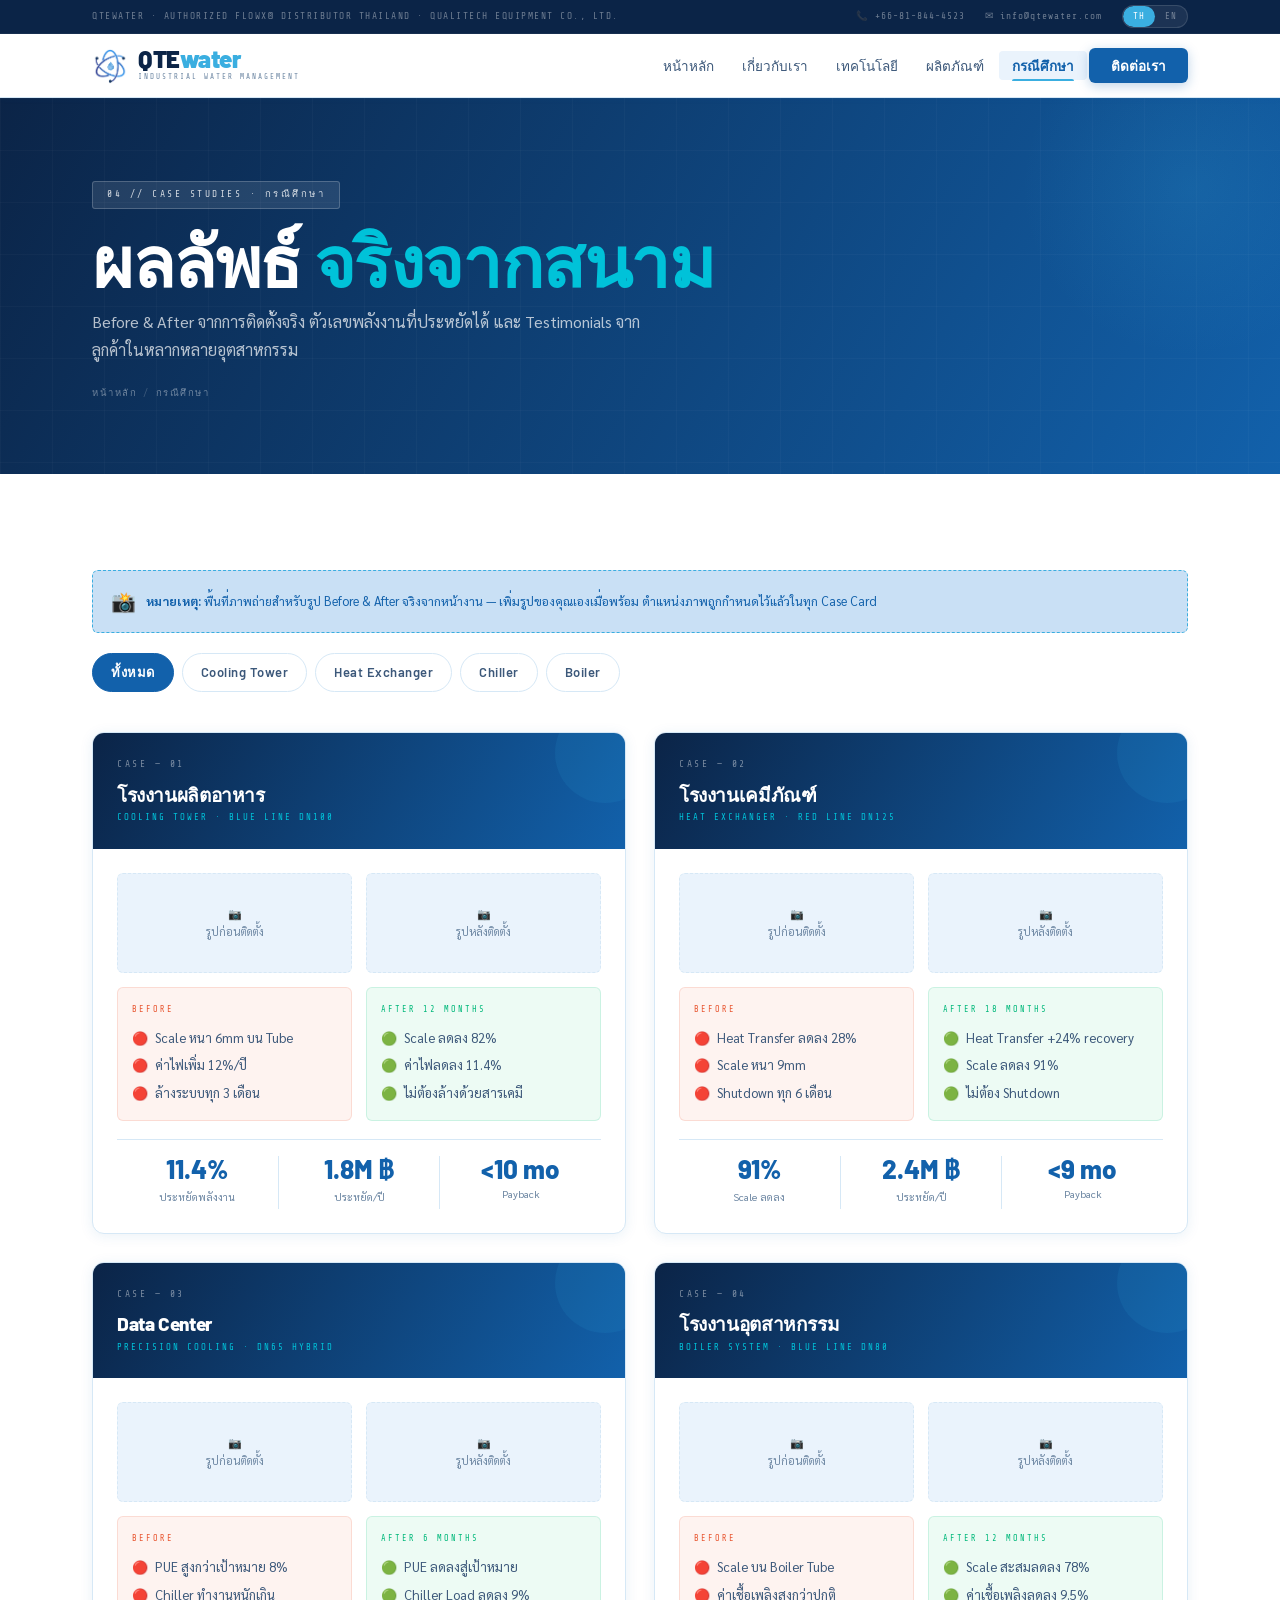
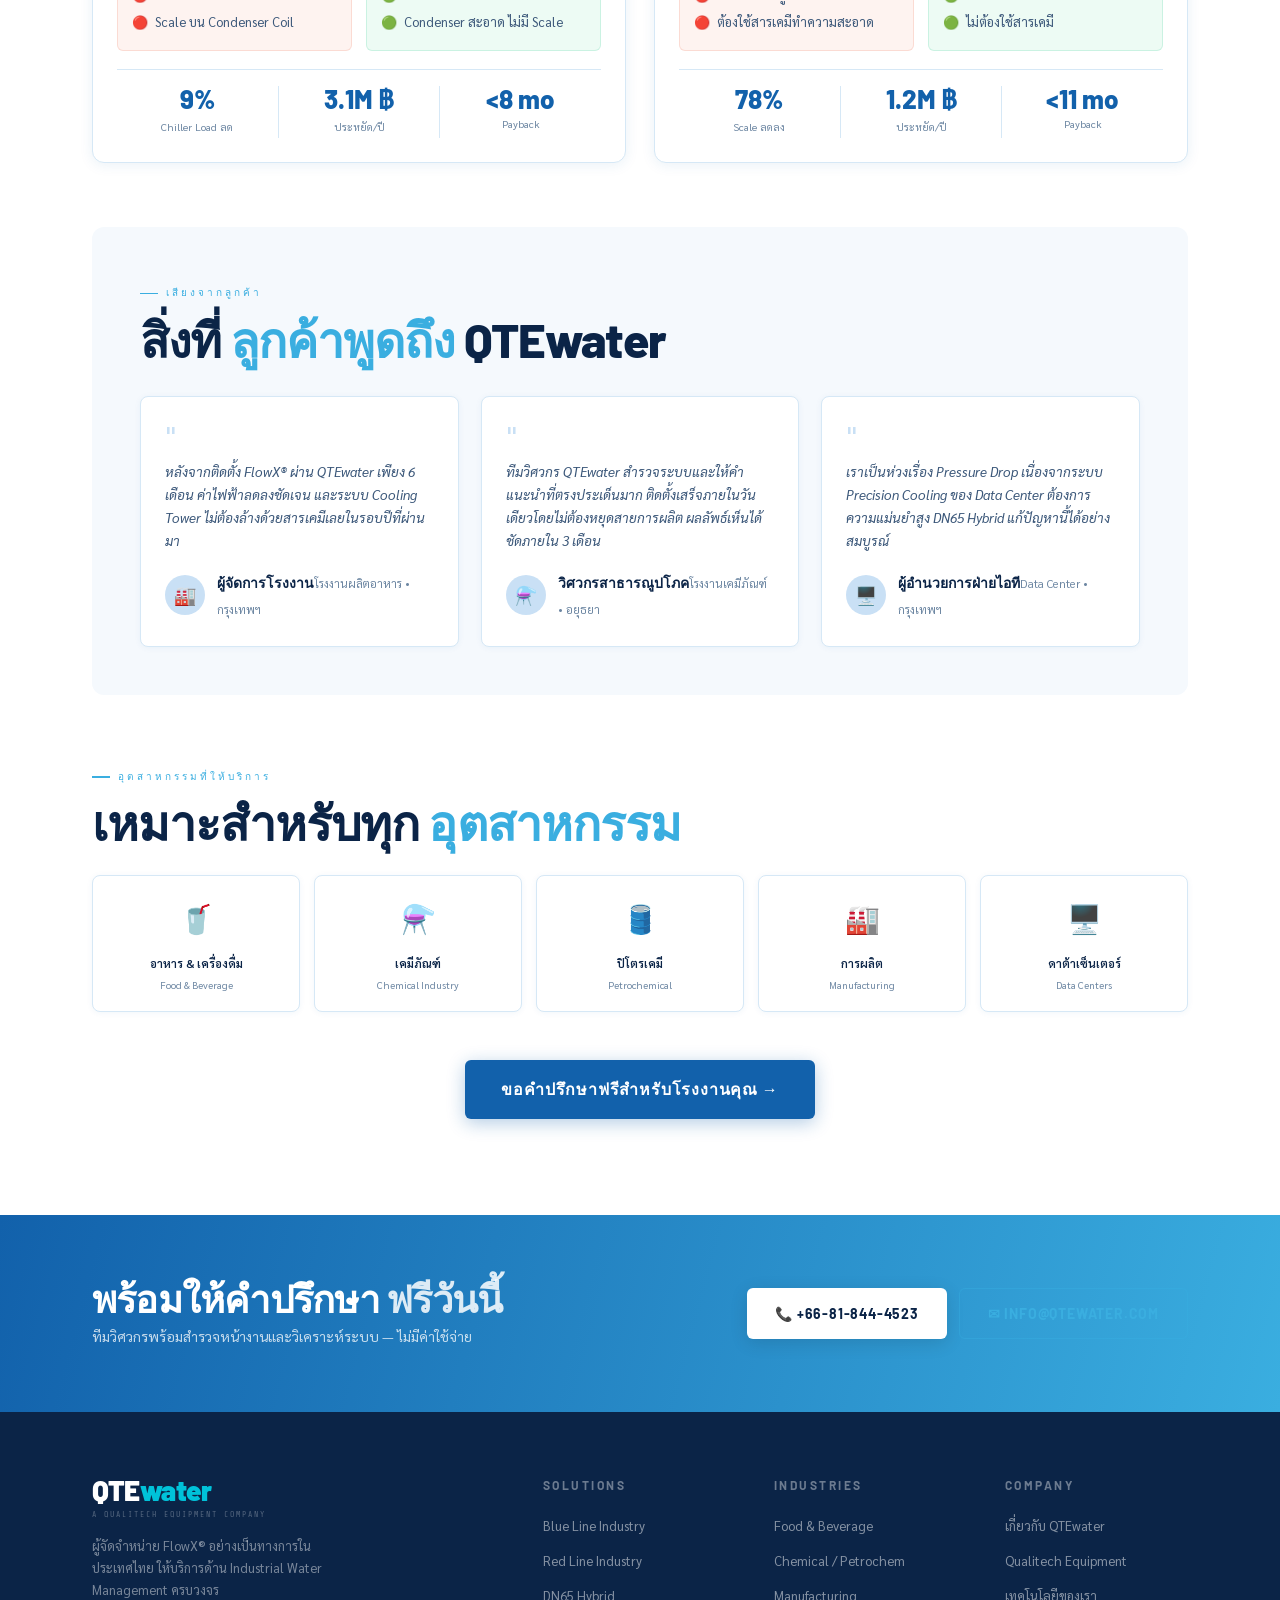
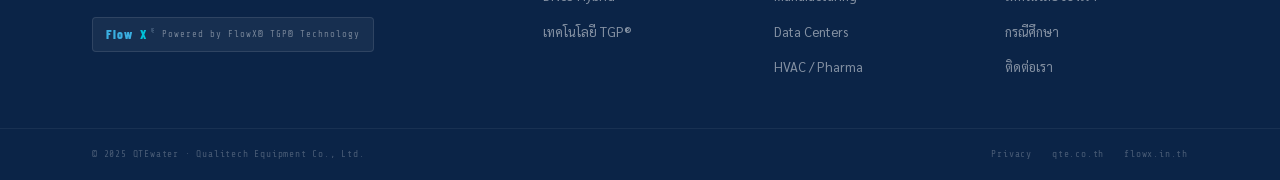
<file: cases.html>
<!DOCTYPE html><html lang="th"><head>
<meta charset="UTF-8"><meta name="viewport" content="width=device-width,initial-scale=1.0">
<title>QTEwater · กรณีศึกษา / Case Studies</title>
<link rel="stylesheet" href="style.css">
<style>
/* FILTER TABS */
.filter-bar{display:flex;gap:8px;flex-wrap:wrap;margin-bottom:40px;}
.ftab{padding:8px 18px;border-radius:20px;background:var(--white);border:1.5px solid var(--rule);font-family:var(--font-display);font-size:13px;font-weight:600;letter-spacing:.5px;color:var(--steel);cursor:pointer;transition:var(--transition);}
.ftab:hover,.ftab.active{background:var(--blue);border-color:var(--blue);color:var(--white);}
/* CASE CARDS */
.cases-grid{display:grid;grid-template-columns:repeat(2,1fr);gap:28px;margin-bottom:64px;}
.case-card{background:var(--white);border:1px solid var(--rule);border-radius:var(--radius-lg);overflow:hidden;box-shadow:var(--shadow-sm);transition:transform var(--transition),box-shadow var(--transition);}
.case-card:hover{transform:translateY(-5px);box-shadow:var(--shadow-md);}
.case-header{background:linear-gradient(120deg,var(--navy),var(--blue));padding:24px;position:relative;overflow:hidden;}
.case-header::before{content:'';position:absolute;top:-30px;right:-30px;width:100px;height:100px;border-radius:50%;background:rgba(56,174,224,.1);}
.case-num{font-family:var(--font-mono);font-size:9.5px;letter-spacing:2.5px;color:rgba(255,255,255,.45);margin-bottom:6px;}
.case-header h3{font-family:var(--font-display);font-size:19px;font-weight:800;color:var(--white);margin-bottom:4px;}
.case-header .ind{font-family:var(--font-mono);font-size:9px;letter-spacing:2px;color:var(--cyan);text-transform:uppercase;}
.case-body{padding:24px;}
/* Before After */
.ba-grid{display:grid;grid-template-columns:1fr 1fr;gap:14px;margin-bottom:18px;}
.ba-box{padding:14px;border-radius:6px;}
.ba-box.before{background:#FEF3F0;border:1px solid rgba(232,85,48,.15);}
.ba-box.after{background:#EDFBF4;border:1px solid rgba(0,184,122,.15);}
.ba-label{font-family:var(--font-mono);font-size:8.5px;letter-spacing:2px;text-transform:uppercase;margin-bottom:8px;}
.ba-box.before .ba-label{color:var(--warn);}
.ba-box.after  .ba-label{color:var(--green);}
.ba-row{display:flex;align-items:center;gap:7px;font-size:12.5px;color:var(--steel);padding:3px 0;}
.ba-row span{font-size:13px;}
/* Metrics */
.metrics{display:flex;gap:0;border-top:1px solid var(--rule);padding-top:16px;}
.metric{flex:1;text-align:center;border-right:1px solid var(--rule);}
.metric:last-child{border-right:none;}
.metric .mv{font-family:var(--font-display);font-size:26px;font-weight:800;color:var(--blue);line-height:1;}
.metric .ml{font-size:10.5px;color:var(--grey);margin-top:3px;}
/* TESTIMONIALS */
.testimonials{background:var(--offwhite);border-radius:var(--radius-lg);padding:48px;margin-bottom:64px;}
.testi-grid{display:grid;grid-template-columns:repeat(3,1fr);gap:22px;margin-top:32px;}
.testi-card{background:var(--white);border:1px solid var(--rule);border-radius:8px;padding:24px;box-shadow:var(--shadow-xs);}
.testi-quote{font-size:30px;color:var(--ltblue);line-height:1;margin-bottom:10px;}
.testi-card p{font-size:13.5px;color:var(--steel);line-height:1.7;margin-bottom:16px;font-style:italic;}
.testi-author{display:flex;align-items:center;gap:12px;}
.testi-avatar{width:40px;height:40px;border-radius:50%;background:var(--ltblue);display:flex;align-items:center;justify-content:center;font-size:18px;flex-shrink:0;}
.testi-name{font-family:var(--font-display);font-size:14px;font-weight:700;color:var(--navy);}
.testi-role{font-size:11.5px;color:var(--grey);}
/* INDUSTRIES SERVED */
.industries-served{display:grid;grid-template-columns:repeat(5,1fr);gap:14px;margin-bottom:48px;}
.is-item{background:var(--white);border:1px solid var(--rule);border-radius:8px;padding:18px 12px;text-align:center;box-shadow:var(--shadow-xs);transition:transform var(--transition),border-color var(--transition);}
.is-item:hover{transform:translateY(-4px);border-color:var(--sky);}
.is-item .ico{font-size:28px;margin-bottom:8px;}
.is-item p{font-size:11.5px;color:var(--navy);font-weight:600;}
.is-item .sub{font-size:10px;color:var(--grey);margin-top:2px;}
/* PHOTO PLACEHOLDER NOTE */
.photo-note{background:var(--ltblue);border:1px dashed var(--sky);border-radius:6px;padding:14px 18px;margin-bottom:20px;display:flex;align-items:center;gap:10px;}
.photo-note p{font-size:12.5px;color:var(--blue);line-height:1.6;}
@media(max-width:900px){.cases-grid{grid-template-columns:1fr;}.testi-grid{grid-template-columns:1fr;}.industries-served{grid-template-columns:repeat(3,1fr);}}
@media(max-width:600px){.ba-grid{grid-template-columns:1fr;}.metrics{flex-wrap:wrap;}.metric{min-width:45%;border-bottom:1px solid var(--rule);padding-bottom:10px;}.industries-served{grid-template-columns:repeat(2,1fr);}}
</style>
</head>
<body data-page="cases" class="lang-th">
<div id="nav-mount"></div>

<div class="page-hero">
  <div class="container">
    <div class="page-hero-badge">04 // Case Studies · กรณีศึกษา</div>
    <h1><span data-lang="th">ผลลัพธ์ <em class="cyan">จริงจากสนาม</em></span><span data-lang="en">Real Results <em class="cyan">From The Field</em></span></h1>
    <p class="lead"><span data-lang="th">Before &amp; After จากการติดตั้งจริง ตัวเลขพลังงานที่ประหยัดได้ และ Testimonials จากลูกค้าในหลากหลายอุตสาหกรรม</span><span data-lang="en">Before &amp; After from real installations, energy savings data and testimonials from clients across multiple industries.</span></p>
    <div style="margin-top:22px;display:flex;align-items:center;gap:6px;font-family:var(--font-mono);font-size:9.5px;letter-spacing:1.5px;color:rgba(255,255,255,.4);">
      <a href="index.html" style="color:rgba(255,255,255,.4);" data-lang="th">หน้าหลัก</a><a href="index.html" style="color:rgba(255,255,255,.4);" data-lang="en">Home</a>
      <span style="color:rgba(255,255,255,.2);">/</span>
      <span data-lang="th">กรณีศึกษา</span><span data-lang="en">Case Studies</span>
    </div>
  </div>
</div>

<section class="section">
  <div class="container">
    <!-- Photo note -->
    <div class="photo-note reveal">
      <span style="font-size:20px;">📸</span>
      <p><span data-lang="th"><strong>หมายเหตุ:</strong> พื้นที่ภาพถ่ายสำหรับรูป Before &amp; After จริงจากหน้างาน — เพิ่มรูปของคุณเองเมื่อพร้อม ตำแหน่งภาพถูกกำหนดไว้แล้วในทุก Case Card</span><span data-lang="en"><strong>Note:</strong> Image placeholders for real Before &amp; After site photos — replace with your own images when ready. Image positions are pre-defined in every Case Card.</span></p>
    </div>

    <!-- Filter bar -->
    <div class="filter-bar reveal">
      <button class="ftab active" data-lang="th" onclick="filterCases('all',this)">ทั้งหมด</button>
      <button class="ftab active" data-lang="en" onclick="filterCases('all',this)">All</button>
      <button class="ftab" onclick="filterCases('cooling',this)">Cooling Tower</button>
      <button class="ftab" onclick="filterCases('heat',this)">Heat Exchanger</button>
      <button class="ftab" onclick="filterCases('chiller',this)">Chiller</button>
      <button class="ftab" onclick="filterCases('boiler',this)">Boiler</button>
    </div>

    <!-- Case cards -->
    <div class="cases-grid" id="cases-grid">
      <!-- Case 1 -->
      <div class="case-card reveal" data-cat="cooling">
        <div class="case-header">
          <div class="case-num">CASE — 01</div>
          <h3 data-lang="th">โรงงานผลิตอาหาร</h3><h3 data-lang="en">Food Manufacturing Plant</h3>
          <div class="ind">Cooling Tower · Blue Line DN100</div>
        </div>
        <div class="case-body">
          <!-- Before After image placeholders -->
          <div class="ba-grid" style="margin-bottom:14px;">
            <div style="background:var(--cloud);border-radius:6px;height:100px;display:flex;align-items:center;justify-content:center;font-size:11px;color:var(--grey);text-align:center;border:1px dashed var(--rule);">
              <div>📷<br><span data-lang="th">รูปก่อนติดตั้ง</span><span data-lang="en">Before photo</span></div>
            </div>
            <div style="background:var(--cloud);border-radius:6px;height:100px;display:flex;align-items:center;justify-content:center;font-size:11px;color:var(--grey);text-align:center;border:1px dashed var(--rule);">
              <div>📷<br><span data-lang="th">รูปหลังติดตั้ง</span><span data-lang="en">After photo</span></div>
            </div>
          </div>
          <div class="ba-grid">
            <div class="ba-box before">
              <div class="ba-label">BEFORE</div>
              <div class="ba-row"><span>🔴</span><span data-lang="th">Scale หนา 6mm บน Tube</span><span data-lang="en">6mm Scale on Tubes</span></div>
              <div class="ba-row"><span>🔴</span><span data-lang="th">ค่าไฟเพิ่ม 12%/ปี</span><span data-lang="en">+12% electricity/yr</span></div>
              <div class="ba-row"><span>🔴</span><span data-lang="th">ล้างระบบทุก 3 เดือน</span><span data-lang="en">Chemical clean every 3 months</span></div>
            </div>
            <div class="ba-box after">
              <div class="ba-label">AFTER 12 MONTHS</div>
              <div class="ba-row"><span>🟢</span><span data-lang="th">Scale ลดลง 82%</span><span data-lang="en">Scale reduced 82%</span></div>
              <div class="ba-row"><span>🟢</span><span data-lang="th">ค่าไฟลดลง 11.4%</span><span data-lang="en">-11.4% electricity</span></div>
              <div class="ba-row"><span>🟢</span><span data-lang="th">ไม่ต้องล้างด้วยสารเคมี</span><span data-lang="en">No chemical cleaning needed</span></div>
            </div>
          </div>
          <div class="metrics">
            <div class="metric"><div class="mv">11.4%</div><div class="ml" data-lang="th">ประหยัดพลังงาน</div><div class="ml" data-lang="en">Energy saved</div></div>
            <div class="metric"><div class="mv">1.8M ฿</div><div class="ml" data-lang="th">ประหยัด/ปี</div><div class="ml" data-lang="en">Saved / yr</div></div>
            <div class="metric"><div class="mv">&lt;10 mo</div><div class="ml">Payback</div></div>
          </div>
        </div>
      </div>

      <!-- Case 2 -->
      <div class="case-card reveal reveal-delay-1" data-cat="heat">
        <div class="case-header">
          <div class="case-num">CASE — 02</div>
          <h3 data-lang="th">โรงงานเคมีภัณฑ์</h3><h3 data-lang="en">Chemical Plant</h3>
          <div class="ind">Heat Exchanger · Red Line DN125</div>
        </div>
        <div class="case-body">
          <div class="ba-grid" style="margin-bottom:14px;">
            <div style="background:var(--cloud);border-radius:6px;height:100px;display:flex;align-items:center;justify-content:center;font-size:11px;color:var(--grey);text-align:center;border:1px dashed var(--rule);"><div>📷<br><span data-lang="th">รูปก่อนติดตั้ง</span><span data-lang="en">Before photo</span></div></div>
            <div style="background:var(--cloud);border-radius:6px;height:100px;display:flex;align-items:center;justify-content:center;font-size:11px;color:var(--grey);text-align:center;border:1px dashed var(--rule);"><div>📷<br><span data-lang="th">รูปหลังติดตั้ง</span><span data-lang="en">After photo</span></div></div>
          </div>
          <div class="ba-grid">
            <div class="ba-box before">
              <div class="ba-label">BEFORE</div>
              <div class="ba-row"><span>🔴</span><span data-lang="th">Heat Transfer ลดลง 28%</span><span data-lang="en">Heat Transfer -28%</span></div>
              <div class="ba-row"><span>🔴</span><span data-lang="th">Scale หนา 9mm</span><span data-lang="en">9mm scale buildup</span></div>
              <div class="ba-row"><span>🔴</span><span data-lang="th">Shutdown ทุก 6 เดือน</span><span data-lang="en">Shutdown every 6 months</span></div>
            </div>
            <div class="ba-box after">
              <div class="ba-label">AFTER 18 MONTHS</div>
              <div class="ba-row"><span>🟢</span><span data-lang="th">Heat Transfer +24% recovery</span><span data-lang="en">Heat Transfer +24% recovery</span></div>
              <div class="ba-row"><span>🟢</span><span data-lang="th">Scale ลดลง 91%</span><span data-lang="en">Scale reduced 91%</span></div>
              <div class="ba-row"><span>🟢</span><span data-lang="th">ไม่ต้อง Shutdown</span><span data-lang="en">No scheduled shutdown</span></div>
            </div>
          </div>
          <div class="metrics">
            <div class="metric"><div class="mv">91%</div><div class="ml" data-lang="th">Scale ลดลง</div><div class="ml" data-lang="en">Scale reduction</div></div>
            <div class="metric"><div class="mv">2.4M ฿</div><div class="ml" data-lang="th">ประหยัด/ปี</div><div class="ml" data-lang="en">Saved / yr</div></div>
            <div class="metric"><div class="mv">&lt;9 mo</div><div class="ml">Payback</div></div>
          </div>
        </div>
      </div>

      <!-- Case 3 -->
      <div class="case-card reveal reveal-delay-2" data-cat="chiller">
        <div class="case-header">
          <div class="case-num">CASE — 03</div>
          <h3 data-lang="th">Data Center</h3><h3 data-lang="en">Data Center</h3>
          <div class="ind">Precision Cooling · DN65 Hybrid</div>
        </div>
        <div class="case-body">
          <div class="ba-grid" style="margin-bottom:14px;">
            <div style="background:var(--cloud);border-radius:6px;height:100px;display:flex;align-items:center;justify-content:center;font-size:11px;color:var(--grey);text-align:center;border:1px dashed var(--rule);"><div>📷<br><span data-lang="th">รูปก่อนติดตั้ง</span><span data-lang="en">Before photo</span></div></div>
            <div style="background:var(--cloud);border-radius:6px;height:100px;display:flex;align-items:center;justify-content:center;font-size:11px;color:var(--grey);text-align:center;border:1px dashed var(--rule);"><div>📷<br><span data-lang="th">รูปหลังติดตั้ง</span><span data-lang="en">After photo</span></div></div>
          </div>
          <div class="ba-grid">
            <div class="ba-box before">
              <div class="ba-label">BEFORE</div>
              <div class="ba-row"><span>🔴</span><span data-lang="th">PUE สูงกว่าเป้าหมาย 8%</span><span data-lang="en">PUE 8% above target</span></div>
              <div class="ba-row"><span>🔴</span><span data-lang="th">Chiller ทำงานหนักเกิน</span><span data-lang="en">Chiller overloaded</span></div>
              <div class="ba-row"><span>🔴</span><span data-lang="th">Scale บน Condenser Coil</span><span data-lang="en">Scale on Condenser Coils</span></div>
            </div>
            <div class="ba-box after">
              <div class="ba-label">AFTER 6 MONTHS</div>
              <div class="ba-row"><span>🟢</span><span data-lang="th">PUE ลดลงสู่เป้าหมาย</span><span data-lang="en">PUE back on target</span></div>
              <div class="ba-row"><span>🟢</span><span data-lang="th">Chiller Load ลดลง 9%</span><span data-lang="en">Chiller load -9%</span></div>
              <div class="ba-row"><span>🟢</span><span data-lang="th">Condenser สะอาด ไม่มี Scale</span><span data-lang="en">Clean condensers, no scale</span></div>
            </div>
          </div>
          <div class="metrics">
            <div class="metric"><div class="mv">9%</div><div class="ml" data-lang="th">Chiller Load ลด</div><div class="ml" data-lang="en">Chiller Load reduced</div></div>
            <div class="metric"><div class="mv">3.1M ฿</div><div class="ml" data-lang="th">ประหยัด/ปี</div><div class="ml" data-lang="en">Saved / yr</div></div>
            <div class="metric"><div class="mv">&lt;8 mo</div><div class="ml">Payback</div></div>
          </div>
        </div>
      </div>

      <!-- Case 4 -->
      <div class="case-card reveal reveal-delay-3" data-cat="boiler">
        <div class="case-header">
          <div class="case-num">CASE — 04</div>
          <h3 data-lang="th">โรงงานอุตสาหกรรม</h3><h3 data-lang="en">Manufacturing Plant</h3>
          <div class="ind">Boiler System · Blue Line DN80</div>
        </div>
        <div class="case-body">
          <div class="ba-grid" style="margin-bottom:14px;">
            <div style="background:var(--cloud);border-radius:6px;height:100px;display:flex;align-items:center;justify-content:center;font-size:11px;color:var(--grey);text-align:center;border:1px dashed var(--rule);"><div>📷<br><span data-lang="th">รูปก่อนติดตั้ง</span><span data-lang="en">Before photo</span></div></div>
            <div style="background:var(--cloud);border-radius:6px;height:100px;display:flex;align-items:center;justify-content:center;font-size:11px;color:var(--grey);text-align:center;border:1px dashed var(--rule);"><div>📷<br><span data-lang="th">รูปหลังติดตั้ง</span><span data-lang="en">After photo</span></div></div>
          </div>
          <div class="ba-grid">
            <div class="ba-box before">
              <div class="ba-label">BEFORE</div>
              <div class="ba-row"><span>🔴</span><span data-lang="th">Scale บน Boiler Tube</span><span data-lang="en">Scale on Boiler Tubes</span></div>
              <div class="ba-row"><span>🔴</span><span data-lang="th">ค่าเชื้อเพลิงสูงกว่าปกติ</span><span data-lang="en">Fuel consumption above baseline</span></div>
              <div class="ba-row"><span>🔴</span><span data-lang="th">ต้องใช้สารเคมีทำความสะอาด</span><span data-lang="en">Chemical descaling required</span></div>
            </div>
            <div class="ba-box after">
              <div class="ba-label">AFTER 12 MONTHS</div>
              <div class="ba-row"><span>🟢</span><span data-lang="th">Scale สะสมลดลง 78%</span><span data-lang="en">Scale accumulation -78%</span></div>
              <div class="ba-row"><span>🟢</span><span data-lang="th">ค่าเชื้อเพลิงลดลง 9.5%</span><span data-lang="en">Fuel cost -9.5%</span></div>
              <div class="ba-row"><span>🟢</span><span data-lang="th">ไม่ต้องใช้สารเคมี</span><span data-lang="en">No chemical descaling</span></div>
            </div>
          </div>
          <div class="metrics">
            <div class="metric"><div class="mv">78%</div><div class="ml" data-lang="th">Scale ลดลง</div><div class="ml" data-lang="en">Scale reduction</div></div>
            <div class="metric"><div class="mv">1.2M ฿</div><div class="ml" data-lang="th">ประหยัด/ปี</div><div class="ml" data-lang="en">Saved / yr</div></div>
            <div class="metric"><div class="mv">&lt;11 mo</div><div class="ml">Payback</div></div>
          </div>
        </div>
      </div>
    </div>

    <!-- TESTIMONIALS -->
    <div class="testimonials reveal">
      <div class="label-tag"><span data-lang="th">เสียงจากลูกค้า</span><span data-lang="en">Client Testimonials</span></div>
      <h2><span data-lang="th">สิ่งที่ <em class="sky">ลูกค้าพูดถึง</em> QTEwater</span><span data-lang="en">What Our <em class="sky">Clients Say</em></span></h2>
      <div class="testi-grid">
        <div class="testi-card">
          <div class="testi-quote">"</div>
          <p><span data-lang="th">หลังจากติดตั้ง FlowX® ผ่าน QTEwater เพียง 6 เดือน ค่าไฟฟ้าลดลงชัดเจน และระบบ Cooling Tower ไม่ต้องล้างด้วยสารเคมีเลยในรอบปีที่ผ่านมา</span><span data-lang="en">After installing FlowX® through QTEwater, our electricity bill dropped noticeably within 6 months, and our Cooling Tower hasn't needed chemical cleaning in over a year.</span></p>
          <div class="testi-author"><div class="testi-avatar">🏭</div><div><div class="testi-name" data-lang="th">ผู้จัดการโรงงาน</div><div class="testi-name" data-lang="en">Plant Manager</div><div class="testi-role" data-lang="th">โรงงานผลิตอาหาร • กรุงเทพฯ</div><div class="testi-role" data-lang="en">Food Manufacturing Plant • Bangkok</div></div></div>
        </div>
        <div class="testi-card">
          <div class="testi-quote">"</div>
          <p><span data-lang="th">ทีมวิศวกร QTEwater สำรวจระบบและให้คำแนะนำที่ตรงประเด็นมาก ติดตั้งเสร็จภายในวันเดียวโดยไม่ต้องหยุดสายการผลิต ผลลัพธ์เห็นได้ชัดภายใน 3 เดือน</span><span data-lang="en">The QTEwater engineering team surveyed our system and gave highly relevant advice. Installation finished in one day without stopping production lines. Results were visible within 3 months.</span></p>
          <div class="testi-author"><div class="testi-avatar">⚗️</div><div><div class="testi-name" data-lang="th">วิศวกรสาธารณูปโภค</div><div class="testi-name" data-lang="en">Utilities Engineer</div><div class="testi-role" data-lang="th">โรงงานเคมีภัณฑ์ • อยุธยา</div><div class="testi-role" data-lang="en">Chemical Plant • Ayutthaya</div></div></div>
        </div>
        <div class="testi-card">
          <div class="testi-quote">"</div>
          <p><span data-lang="th">เราเป็นห่วงเรื่อง Pressure Drop เนื่องจากระบบ Precision Cooling ของ Data Center ต้องการความแม่นยำสูง DN65 Hybrid แก้ปัญหานี้ได้อย่างสมบูรณ์</span><span data-lang="en">We were concerned about pressure drop because our Data Centre Precision Cooling demands high accuracy. The DN65 Hybrid solved this perfectly.</span></p>
          <div class="testi-author"><div class="testi-avatar">🖥️</div><div><div class="testi-name" data-lang="th">ผู้อำนวยการฝ่ายไอที</div><div class="testi-name" data-lang="en">IT Infrastructure Director</div><div class="testi-role" data-lang="th">Data Center • กรุงเทพฯ</div><div class="testi-role" data-lang="en">Data Center • Bangkok</div></div></div>
        </div>
      </div>
    </div>

    <!-- INDUSTRIES SERVED -->
    <div class="reveal" style="margin-bottom:28px;">
      <div class="label-tag"><span data-lang="th">อุตสาหกรรมที่ให้บริการ</span><span data-lang="en">Industries Served</span></div>
      <h2><span data-lang="th">เหมาะสำหรับทุก <em class="sky">อุตสาหกรรม</em></span><span data-lang="en">Suitable for Every <em class="sky">Industry</em></span></h2>
    </div>
    <div class="industries-served">
      <div class="is-item reveal reveal-delay-1"><div class="ico">🥤</div><p data-lang="th">อาหาร &amp; เครื่องดื่ม</p><p data-lang="en">Food &amp; Beverage</p><div class="sub">Food &amp; Beverage</div></div>
      <div class="is-item reveal reveal-delay-2"><div class="ico">⚗️</div><p data-lang="th">เคมีภัณฑ์</p><p data-lang="en">Chemical</p><div class="sub">Chemical Industry</div></div>
      <div class="is-item reveal reveal-delay-3"><div class="ico">🛢️</div><p data-lang="th">ปิโตรเคมี</p><p data-lang="en">Petrochemical</p><div class="sub">Petrochemical</div></div>
      <div class="is-item reveal reveal-delay-4"><div class="ico">🏭</div><p data-lang="th">การผลิต</p><p data-lang="en">Manufacturing</p><div class="sub">Manufacturing</div></div>
      <div class="is-item reveal reveal-delay-5"><div class="ico">🖥️</div><p data-lang="th">ดาต้าเซ็นเตอร์</p><p data-lang="en">Data Centers</p><div class="sub">Data Centers</div></div>
    </div>

    <div style="text-align:center;" class="reveal">
      <a href="index.html#contact" class="btn btn-primary btn-lg"><span data-lang="th">ขอคำปรึกษาฟรีสำหรับโรงงานคุณ →</span><span data-lang="en">Get a Free Consultation for Your Plant →</span></a>
    </div>
  </div>
</section>

<div id="footer-mount"></div>
<script src="nav.js"></script>
<script>
function filterCases(cat, el) {
  document.querySelectorAll('.ftab').forEach(t=>t.classList.remove('active'));
  el.classList.add('active');
  document.querySelectorAll('.case-card').forEach(c=>{
    c.style.display = (cat==='all' || c.dataset.cat===cat) ? '' : 'none';
  });
}
</script>
</body></html>
</file>
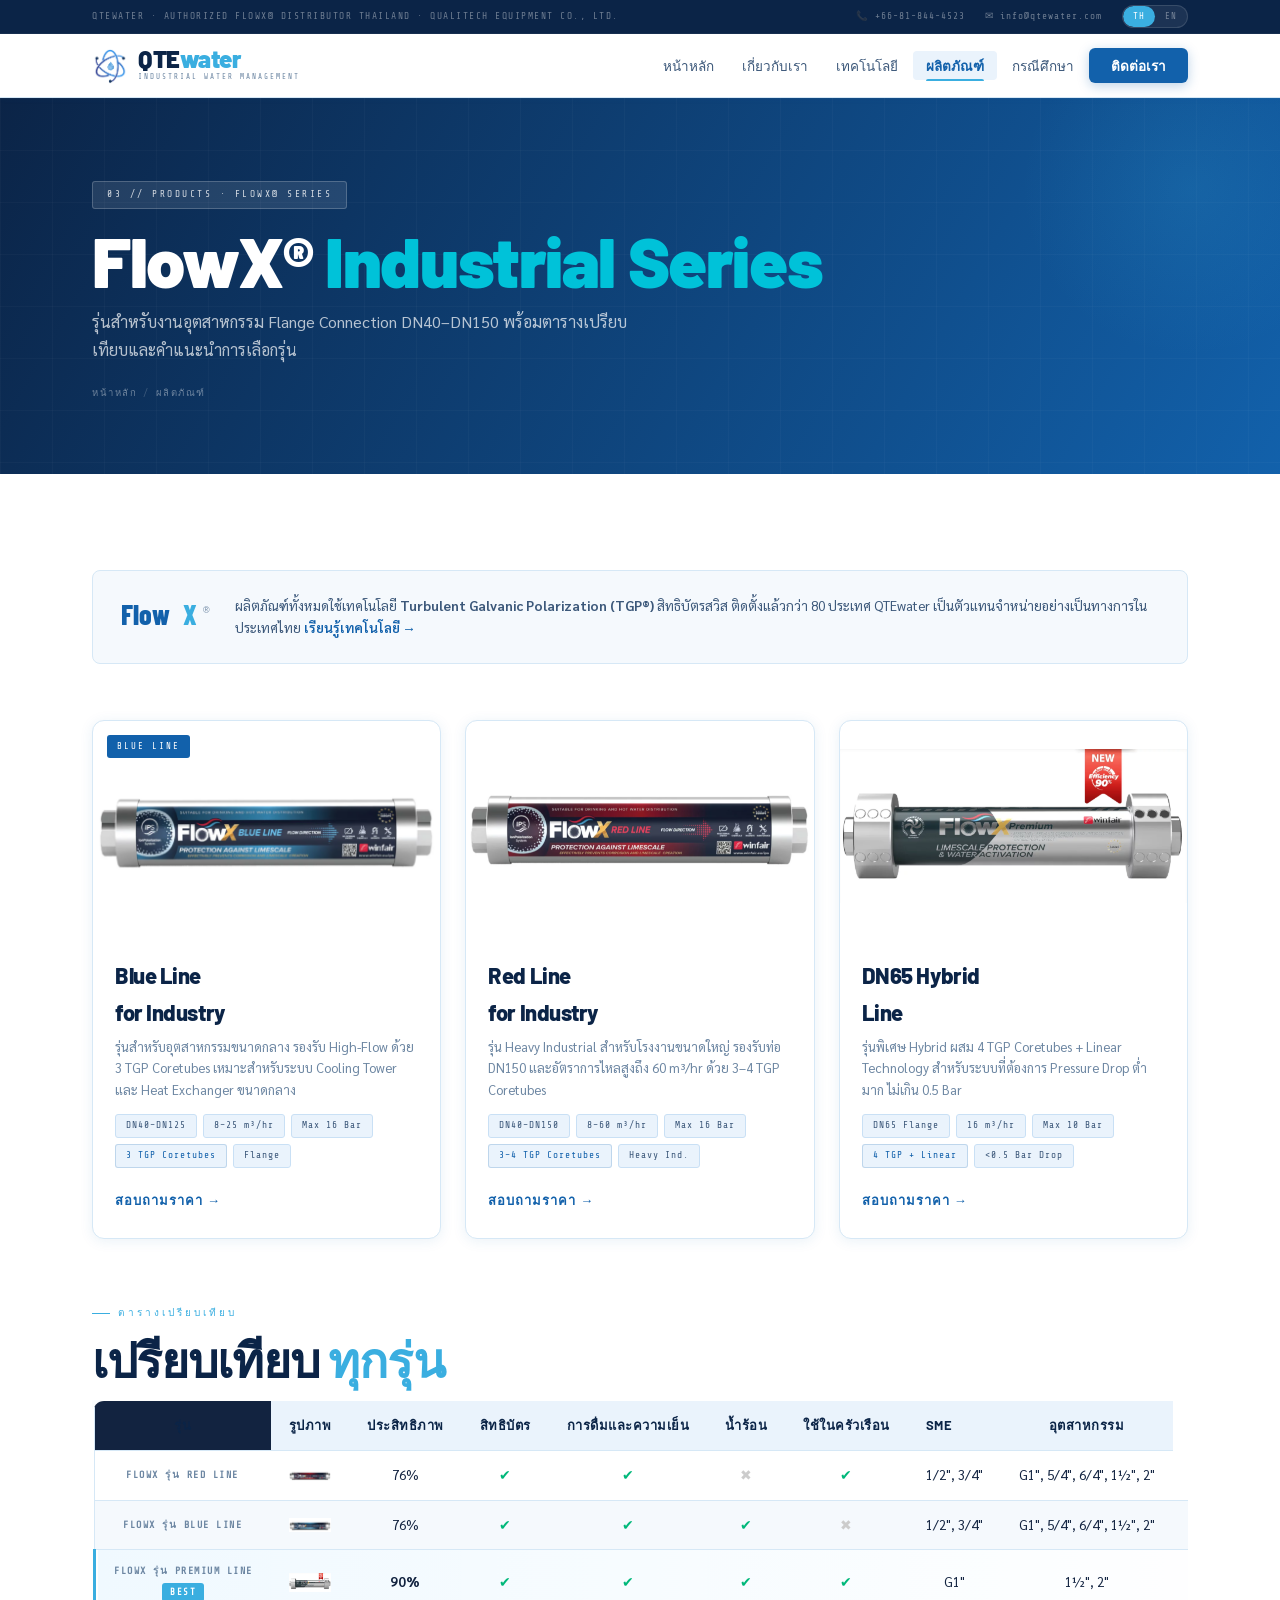
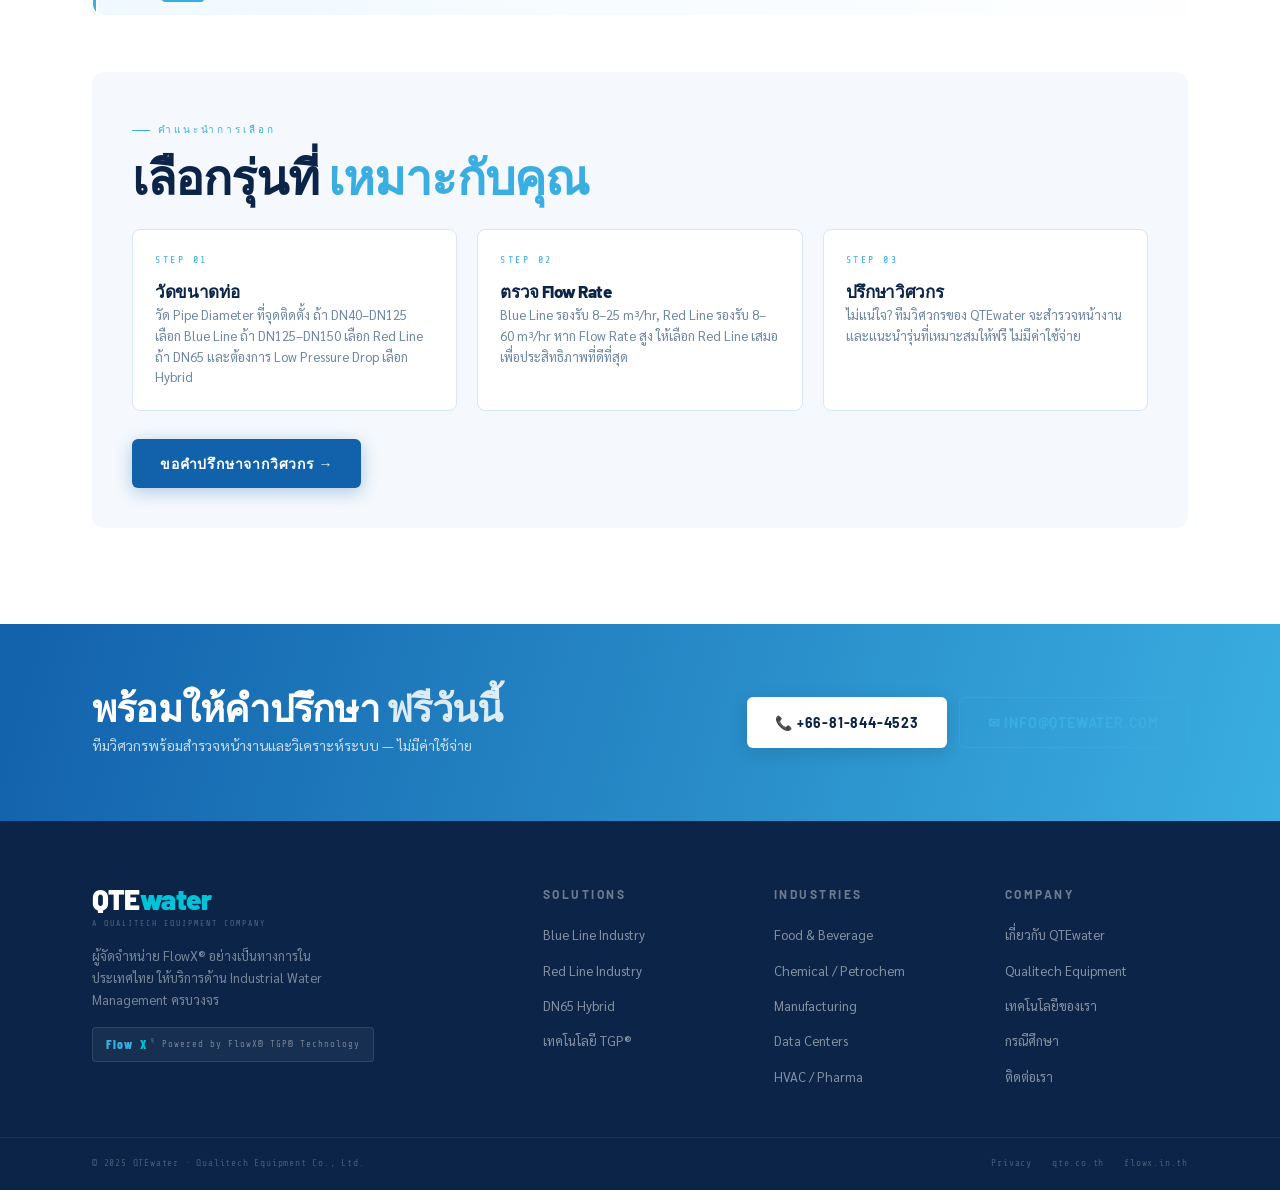
<file: products.html>
<!DOCTYPE html><html lang="th"><head>
<meta charset="UTF-8"><meta name="viewport" content="width=device-width,initial-scale=1.0">
<title>QTEwater · ผลิตภัณฑ์ / Products</title>
<link rel="stylesheet" href="style.css">
<style>
.prod-cards{display:grid;grid-template-columns:repeat(3,1fr);gap:24px;margin-bottom:56px;}
.pc{border:1px solid var(--rule);border-radius:var(--radius-lg);overflow:hidden;box-shadow:var(--shadow-sm);transition:transform var(--transition),box-shadow var(--transition),border-color var(--transition);background:var(--white);}
.pc:hover{transform:translateY(-8px);box-shadow:var(--shadow-lg);border-color:var(--sky);}
.pc-img{height:210px;display:flex;align-items:center;justify-content:center;position:relative;overflow:hidden;}
.pc-img .emoji{font-size:60px;opacity:.45;}
.pc-badge{position:absolute;top:14px;left:14px;padding:4px 10px;border-radius:3px;font-family:var(--font-mono);font-size:9px;letter-spacing:2px;text-transform:uppercase;color:var(--white);}
.b-blue{background:var(--blue);}
.b-red{background:#C0392B;}
.b-cyan{background:var(--cyan);color:var(--navy);}
.pc-body{padding:26px 22px;}
.pc-body h3{font-family:var(--font-display);font-size:22px;font-weight:800;color:var(--navy);margin-bottom:6px;}
.pc-body p{font-size:13px;color:var(--grey);line-height:1.65;margin-bottom:14px;}
.pc-body .chips{margin-bottom:18px;}
.pc-link{display:inline-flex;align-items:center;gap:6px;font-family:var(--font-display);font-size:13px;font-weight:700;letter-spacing:1px;text-transform:uppercase;color:var(--blue);transition:gap var(--transition),color var(--transition);}
.pc:hover .pc-link{gap:10px;color:var(--sky);}
/* COMPARE TABLE */
.compare-wrap{overflow-x:auto;margin-bottom:56px;}
.compare-table{width:100%;border-collapse:collapse;font-size:13.5px;}
.compare-table th{background:var(--navy);color:var(--white);padding:14px 18px;font-family:var(--font-display);font-size:14px;font-weight:700;letter-spacing:.5px;text-align:left;}
.compare-table th:first-child{background:var(--ink);}
.compare-table td{padding:13px 18px;border-bottom:1px solid var(--rule);vertical-align:middle;}
.compare-table tr:last-child td{border-bottom:none;}
.compare-table tr:nth-child(even) td{background:var(--offwhite);}
.compare-table td:first-child{font-family:var(--font-mono);font-size:10px;letter-spacing:1.5px;text-transform:uppercase;color:var(--grey);}
.compare-table .dot{display:inline-block;width:10px;height:10px;border-radius:50%;margin-right:6px;vertical-align:middle;}
/* HOW TO SELECT */
.select-guide{background:var(--offwhite);border-radius:var(--radius-lg);padding:40px;}
.select-guide h2{margin-bottom:28px;}
.guide-cards{display:grid;grid-template-columns:repeat(3,1fr);gap:20px;}
.gc{background:var(--white);border:1px solid var(--rule);border-radius:8px;padding:22px;}
.gc-step{font-family:var(--font-mono);font-size:10px;letter-spacing:2.5px;color:var(--sky);margin-bottom:8px;}
.gc h3{font-family:var(--font-display);font-size:17px;font-weight:800;color:var(--navy);margin-bottom:6px;}
.gc p{font-size:13px;color:var(--grey);line-height:1.6;}
/* POWERED BY */
.powered-strip{display:flex;align-items:center;gap:24px;padding:24px 28px;background:var(--offwhite);border:1px solid var(--rule);border-radius:8px;flex-wrap:wrap;margin-bottom:56px;}
.powered-strip p{font-size:13.5px;color:var(--steel);line-height:1.65;flex:1;min-width:200px;}
.powered-strip a{color:var(--blue);font-weight:600;}
@media(max-width:900px){.prod-cards{grid-template-columns:1fr 1fr;}.guide-cards{grid-template-columns:1fr;}}
@media(max-width:600px){.prod-cards{grid-template-columns:1fr;}}
</style>
</head>
<body data-page="products" class="lang-th">
<div id="nav-mount"></div>

<div class="page-hero">
  <div class="container">
    <div class="page-hero-badge">03 // Products · FlowX® Series</div>
    <h1><span data-lang="th">FlowX® <em class="cyan">Industrial Series</em></span><span data-lang="en">FlowX® <em class="cyan">Industrial Series</em></span></h1>
    <p class="lead"><span data-lang="th">รุ่นสำหรับงานอุตสาหกรรม Flange Connection DN40–DN150 พร้อมตารางเปรียบเทียบและคำแนะนำการเลือกรุ่น</span><span data-lang="en">Industrial-grade Flange Connection units for DN40–DN150. Full comparison table and model selection guide included.</span></p>
    <div style="margin-top:22px;display:flex;align-items:center;gap:6px;font-family:var(--font-mono);font-size:9.5px;letter-spacing:1.5px;color:rgba(255,255,255,.4);">
      <a href="index.html" style="color:rgba(255,255,255,.4);" data-lang="th">หน้าหลัก</a><a href="index.html" style="color:rgba(255,255,255,.4);" data-lang="en">Home</a>
      <span style="color:rgba(255,255,255,.2);">/</span>
      <span data-lang="th">ผลิตภัณฑ์</span><span data-lang="en">Products</span>
    </div>
  </div>
</div>

<section class="section">
  <div class="container">
    <!-- Powered by -->
    <div class="powered-strip reveal">
      <svg width="90" height="28" viewBox="0 0 90 28"><text x="0" y="22" font-family="'Barlow Condensed',sans-serif" font-size="28" font-weight="800" fill="#1261AB">Flow</text><text x="62" y="22" font-family="'Barlow Condensed',sans-serif" font-size="28" font-weight="800" fill="#3AAEE0">X</text><text x="82" y="10" font-family="sans-serif" font-size="9" fill="#6C86A2">®</text></svg>
      <p><span data-lang="th">ผลิตภัณฑ์ทั้งหมดใช้เทคโนโลยี <strong>Turbulent Galvanic Polarization (TGP®)</strong> สิทธิบัตรสวิส ติดตั้งแล้วกว่า 80 ประเทศ QTEwater เป็นตัวแทนจำหน่ายอย่างเป็นทางการในประเทศไทย <a href="technology.html">เรียนรู้เทคโนโลยี →</a></span><span data-lang="en">All products use <strong>Turbulent Galvanic Polarization (TGP®)</strong> Swiss patent technology, deployed in 80+ countries. QTEwater is the authorized distributor in Thailand. <a href="technology.html">Learn the technology →</a></span></p>
    </div>

    <!-- Product cards -->
    <div class="prod-cards">
      <div class="pc reveal reveal-delay-1">
<div class="pc-img">
  <img src="image/blue-pipe.png" alt="Blue Line for Industry">
  <span class="pc-badge b-blue">Blue Line</span>
</div>       
 <div class="pc-body">
          <h3>Blue Line<br>for Industry</h3>
          <p><span data-lang="th">รุ่นสำหรับอุตสาหกรรมขนาดกลาง รองรับ High-Flow ด้วย 3 TGP Coretubes เหมาะสำหรับระบบ Cooling Tower และ Heat Exchanger ขนาดกลาง</span><span data-lang="en">Mid-size industrial model. High-flow capacity with 3 TGP Coretubes. Ideal for medium-scale Cooling Tower and Heat Exchanger systems.</span></p>
          <div class="chips"><span class="chip">DN40–DN125</span><span class="chip">8–25 m³/hr</span><span class="chip">Max 16 Bar</span><span class="chip chip-blue">3 TGP Coretubes</span><span class="chip">Flange</span></div>
          <a href="index.html#contact" class="pc-link"><span data-lang="th">สอบถามราคา →</span><span data-lang="en">Enquire →</span></a>
        </div>
      </div>
      <div class="pc reveal reveal-delay-2">
<div class="pc-img">
  <img src="image/red-pipe.png" alt="Red Line for Industry">
  <span class="pc-badge r-red">Red Line</span>
</div> 
        <div class="pc-body">
          <h3>Red Line<br>for Industry</h3>
          <p><span data-lang="th">รุ่น Heavy Industrial สำหรับโรงงานขนาดใหญ่ รองรับท่อ DN150 และอัตราการไหลสูงถึง 60 m³/hr ด้วย 3–4 TGP Coretubes</span><span data-lang="en">Heavy industrial model for large plants. Supports DN150 pipe and flow rates up to 60 m³/hr with 3–4 TGP Coretubes.</span></p>
          <div class="chips"><span class="chip">DN40–DN150</span><span class="chip">8–60 m³/hr</span><span class="chip">Max 16 Bar</span><span class="chip chip-blue">3–4 TGP Coretubes</span><span class="chip">Heavy Ind.</span></div>
          <a href="index.html#contact" class="pc-link"><span data-lang="th">สอบถามราคา →</span><span data-lang="en">Enquire →</span></a>
        </div>
      </div>
      <div class="pc reveal reveal-delay-3">
<div class="pc-img">
  <img src="image/premium-pipe.png" alt="Premium Line for Industry">
  <span class="pc-badge --grey">Premium Line</span>
</div> 
        <div class="pc-body">
          <h3>DN65 Hybrid<br>Line</h3>
          <p><span data-lang="th">รุ่นพิเศษ Hybrid ผสม 4 TGP Coretubes + Linear Technology สำหรับระบบที่ต้องการ Pressure Drop ต่ำมาก ไม่เกิน 0.5 Bar</span><span data-lang="en">Special Hybrid model combining 4 TGP Coretubes and Linear Technology for systems requiring minimal pressure drop below 0.5 Bar.</span></p>
          <div class="chips"><span class="chip">DN65 Flange</span><span class="chip">16 m³/hr</span><span class="chip">Max 10 Bar</span><span class="chip chip-blue">4 TGP + Linear</span><span class="chip">&lt;0.5 Bar Drop</span></div>
          <a href="index.html#contact" class="pc-link"><span data-lang="th">สอบถามราคา →</span><span data-lang="en">Enquire →</span></a>
        </div>
      </div>
    </div>

    <!-- Compare table -->
    <div class="reveal" style="margin-bottom:16px;">
  <div class="label-tag">
    <span data-lang="th">ตารางเปรียบเทียบ</span>
    <span data-lang="en">Comparison Table</span>
  </div>
  <h2>
    <span data-lang="th">เปรียบเทียบ <em class="sky">ทุกรุ่น</em></span>
    <span data-lang="en">All Models <em class="sky">Compared</em></span>
  </h2>
</div>

<div class="compare-wrap reveal reveal-delay-1">
  <table class="compare-table premium">
    <thead>
      <tr>
        <th>
  <span data-lang="en">Model</span>
  <span data-lang="th">รุ่น</span>
</th>

<th>
  <span data-lang="en">Picture</span>
  <span data-lang="th">รูปภาพ</span>
</th>

<th>
  <span data-lang="en">Efficiency</span>
  <span data-lang="th">ประสิทธิภาพ</span>
</th>
<th>
  <span data-lang="en">Patented</span>
  <span data-lang="th">สิทธิบัตร</span>
</th>

<th>
  <span data-lang="en">Drinking & Cold</span>
  <span data-lang="th">การดื่มและความเย็น</span>
</th>

<th>
  <span data-lang="en">Hot Water</span>
  <span data-lang="th">น้ำร้อน</span>
</th>
<th>
  <span data-lang="en">Household</span>
  <span data-lang="th">ใช้ในครัวเรือน</span>
</th>

<th>
  <span data-lang="en">SME</span>
  <span data-lang="th">SME</span>
</th>

<th>
  <span data-lang="en">Industry</span>
  <span data-lang="th">อุตสาหกรรม</span>
</th>
     
      </tr>
    </thead>

    <tbody>
      <tr>
        <td><strong>
          <span data-lang="en">FlowX Red Line</span>
      <span data-lang="th">FlowX รุ่น Red Line</span></td>
        <td><img src="image/red-pipe.png" class="table-img"></td>
        <td>76%</td>
        <td class="yes">✔</td>
        <td class="yes">✔</td>
        <td class="no">✖</td>
        <td class="yes">✔</td>
        <td>1/2", 3/4"</td>
        <td>G1", 5/4", 6/4", 1½", 2"</td>
        <td>DN40–DN150</td>
      </tr>

      <tr>
        <td><strong><span data-lang="en">FlowX Blue Line</span>
      <span data-lang="th">FlowX รุ่น Blue Line</span></strong></td>
        <td><img src="image/blue-pipe.png" class="table-img"></td>
        <td>76%</td>
        <td class="yes">✔</td>
        <td class="yes">✔</td>
        <td class="yes">✔</td>
        <td class="no">✖</td>
        <td>1/2", 3/4"</td>
        <td>G1", 5/4", 6/4", 1½", 2"</td>
        <td>DN40–DN150</td>
      </tr>

      <tr class="highlight">
        <td>
          <strong><span data-lang="en">FlowX Premium Line</span>
      <span data-lang="th">FlowX รุ่น Premium Line</span></strong><br>
          <span class="badge">BEST</span>
        </td>
        <td><img src="image/premium-pipe.png" class="table-img"></td>
        <td><strong>90%</strong></td>
        <td class="yes">✔</td>
        <td class="yes">✔</td>
        <td class="yes">✔</td>
        <td class="yes">✔</td>
        <td>G1"</td>
        <td>1½", 2"</td>
        <td>DN40–DN125</td>
      </tr>
    </tbody>
  </table>
</div>

    <!-- Selection guide -->
    <div class="select-guide reveal">
      <div class="label-tag"><span data-lang="th">คำแนะนำการเลือก</span><span data-lang="en">Selection Guide</span></div>
      <h2><span data-lang="th">เลือกรุ่นที่ <em class="sky">เหมาะกับคุณ</em></span><span data-lang="en">Choose the <em class="sky">Right Model</em></span></h2>
      <div class="guide-cards" style="margin-top:28px;">
        <div class="gc"><div class="gc-step">STEP 01</div><h3 data-lang="th">วัดขนาดท่อ</h3><h3 data-lang="en">Measure Pipe Diameter</h3><p><span data-lang="th">วัด Pipe Diameter ที่จุดติดตั้ง ถ้า DN40–DN125 เลือก Blue Line ถ้า DN125–DN150 เลือก Red Line ถ้า DN65 และต้องการ Low Pressure Drop เลือก Hybrid</span><span data-lang="en">Measure pipe diameter at installation point. DN40–DN125: Blue Line. DN125–DN150: Red Line. DN65 needing low pressure drop: Hybrid.</span></p></div>
        <div class="gc"><div class="gc-step">STEP 02</div><h3 data-lang="th">ตรวจ Flow Rate</h3><h3 data-lang="en">Check Flow Rate</h3><p><span data-lang="th">Blue Line รองรับ 8–25 m³/hr, Red Line รองรับ 8–60 m³/hr หาก Flow Rate สูง ให้เลือก Red Line เสมอ เพื่อประสิทธิภาพที่ดีที่สุด</span><span data-lang="en">Blue Line handles 8–25 m³/hr, Red Line handles 8–60 m³/hr. For high flow rates, always choose Red Line for best performance.</span></p></div>
        <div class="gc"><div class="gc-step">STEP 03</div><h3 data-lang="th">ปรึกษาวิศวกร</h3><h3 data-lang="en">Consult Our Engineers</h3><p><span data-lang="th">ไม่แน่ใจ? ทีมวิศวกรของ QTEwater จะสำรวจหน้างานและแนะนำรุ่นที่เหมาะสมให้ฟรี ไม่มีค่าใช้จ่าย</span><span data-lang="en">Not sure? QTEwater's engineers will survey your site and recommend the right model at no cost.</span></p></div>
      </div>
      <div style="margin-top:28px;">
        <a href="index.html#contact" class="btn btn-primary"><span data-lang="th">ขอคำปรึกษาจากวิศวกร →</span><span data-lang="en">Get Engineering Advice →</span></a>
      </div>
    </div>
  </div>
</section>

<div id="footer-mount"></div>
<script src="
  nav.js"></script>
</body></html>
</file>
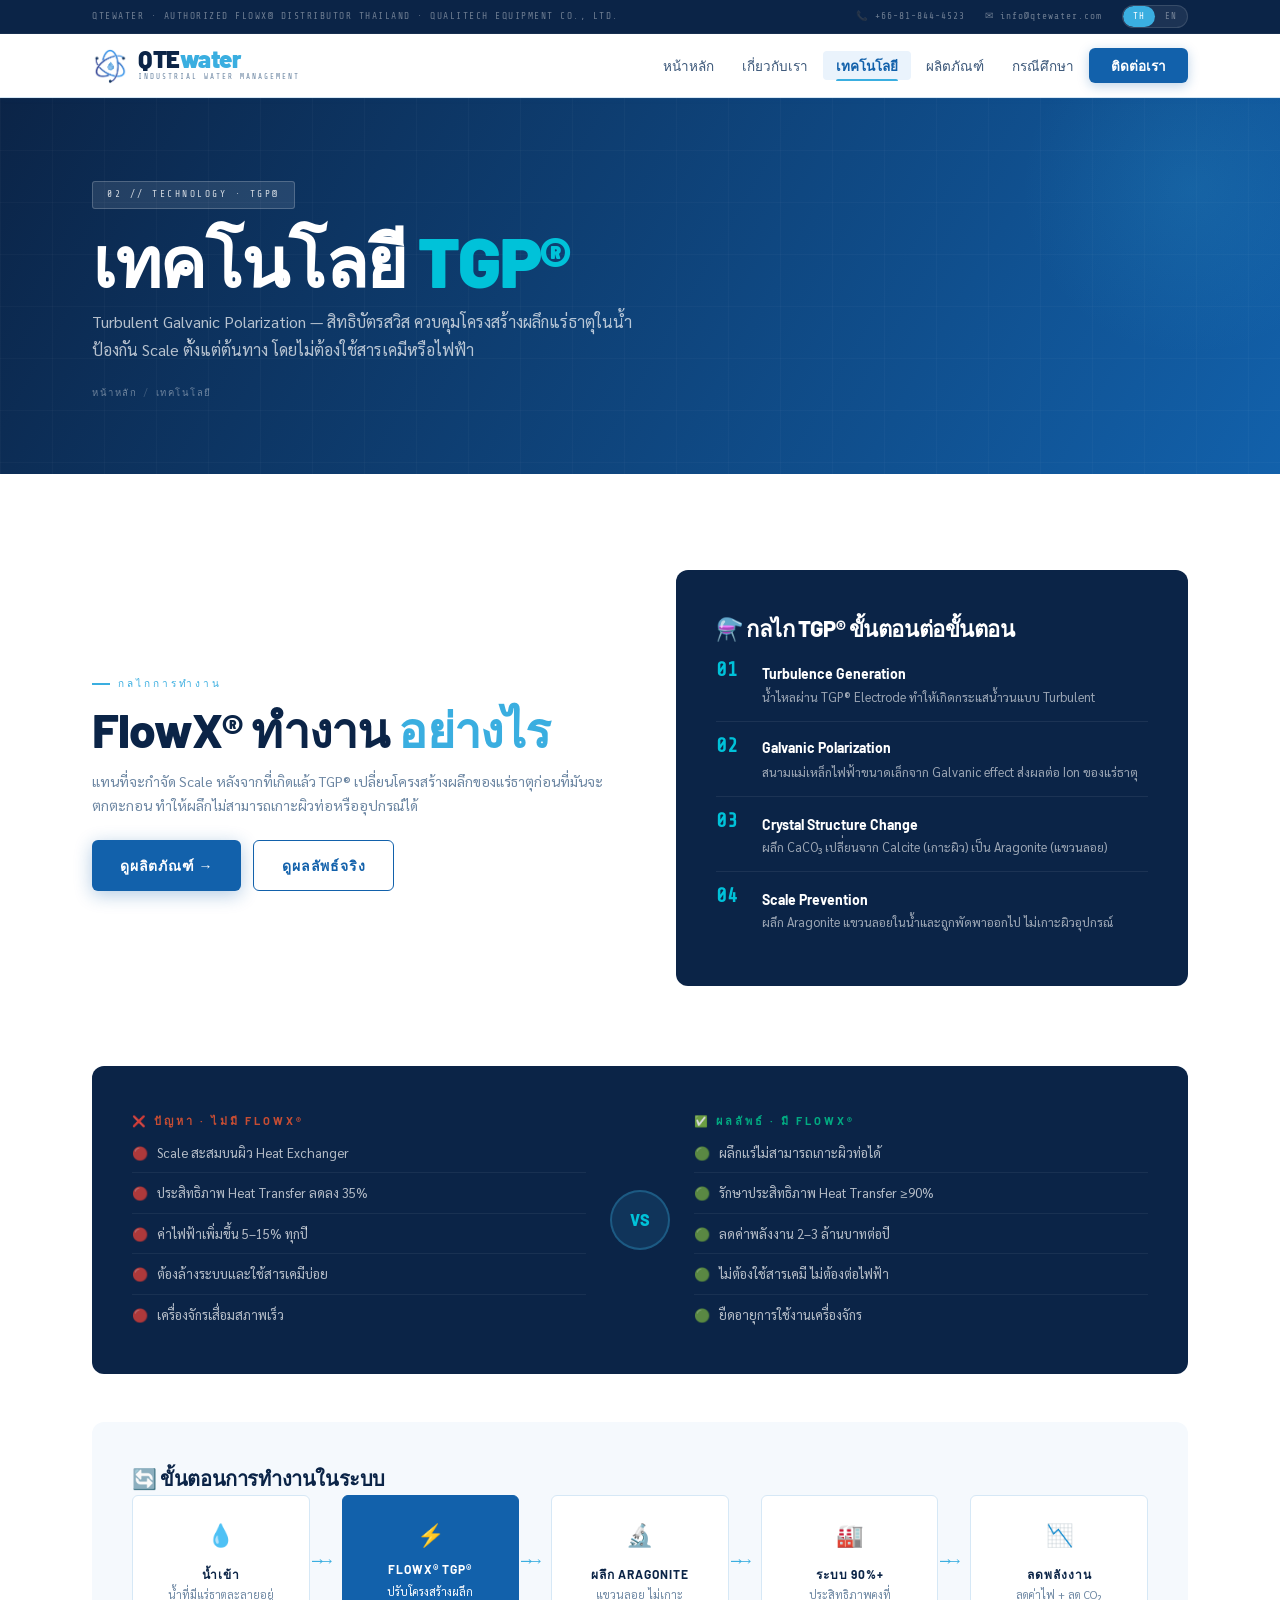
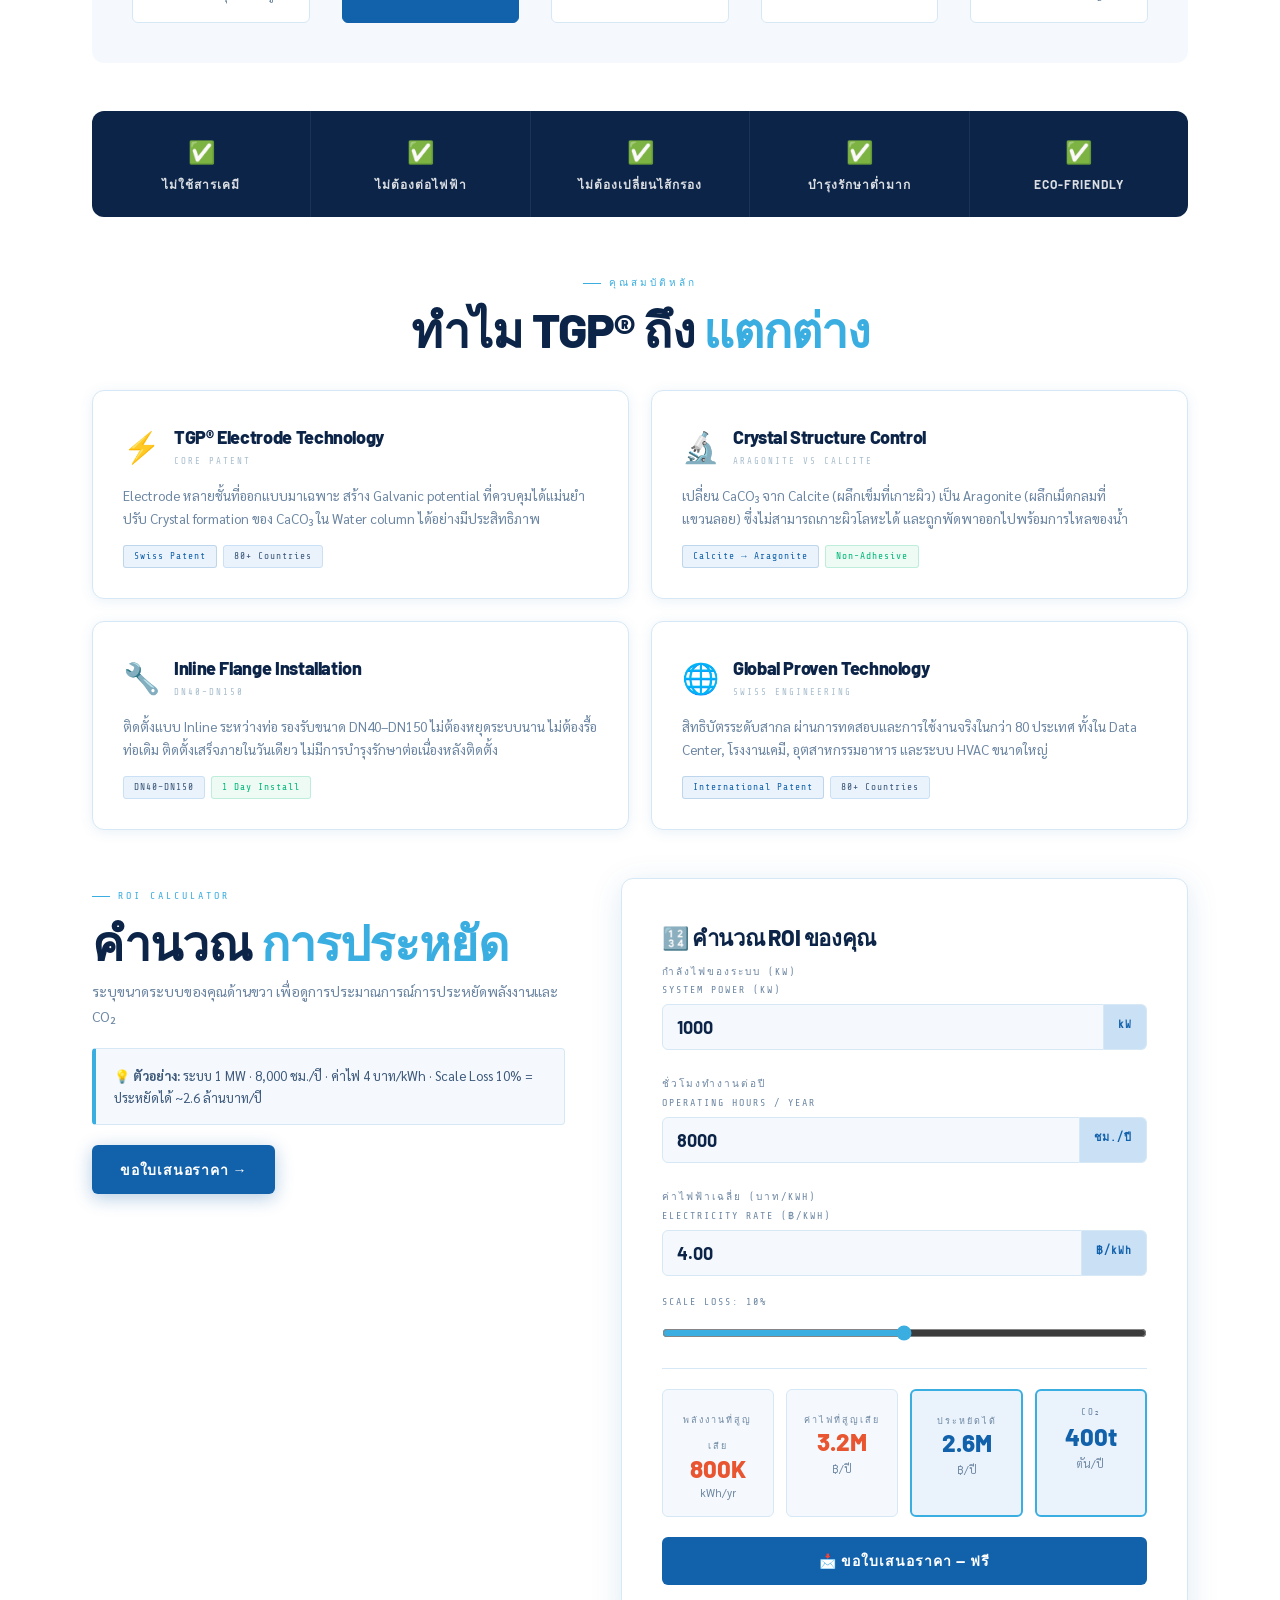
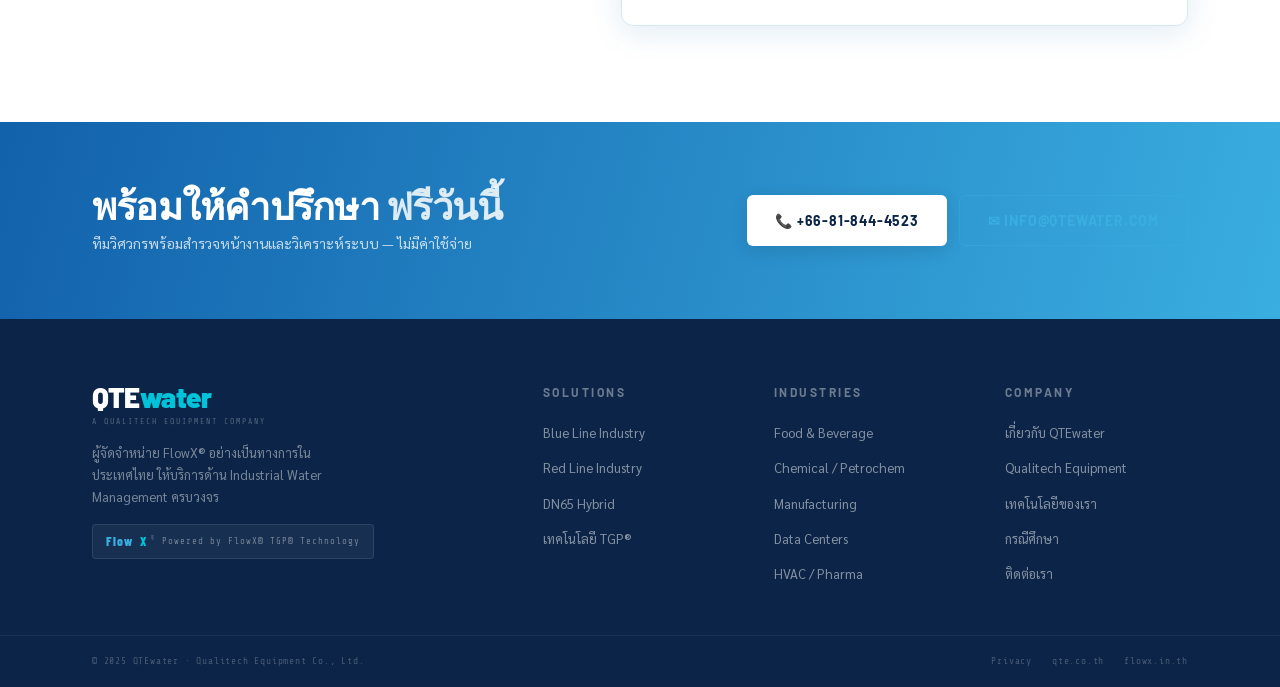
<file: technology.html>
<!DOCTYPE html><html lang="th"><head>
<meta charset="UTF-8"><meta name="viewport" content="width=device-width,initial-scale=1.0">
<title>QTEwater · เทคโนโลยี TGP® / Technology</title>
<link rel="stylesheet" href="style.css">
<style>
/* TECH DEEP DIVE */
.tech-intro-grid{display:grid;grid-template-columns:1fr 1fr;gap:72px;align-items:center;margin-bottom:80px;}
.science-box{background:var(--navy);border-radius:var(--radius-lg);padding:40px;color:var(--white);}
.science-box h3{font-family:var(--font-display);font-size:22px;font-weight:800;color:var(--white);margin-bottom:16px;}
.science-step{display:flex;gap:14px;align-items:flex-start;padding:14px 0;border-bottom:1px solid rgba(255,255,255,.07);}
.science-step:last-child{border-bottom:none;}
.sci-num{font-family:var(--font-mono);font-size:20px;font-weight:800;color:var(--cyan);flex-shrink:0;line-height:1;width:32px;}
.sci-t h4{font-family:var(--font-display);font-size:14px;font-weight:700;color:var(--white);margin-bottom:3px;}
.sci-t p{font-size:12.5px;color:rgba(255,255,255,.6);line-height:1.6;}
/* VS GRID */
.vs-grid{display:grid;grid-template-columns:1fr auto 1fr;gap:24px;align-items:center;background:var(--navy);border-radius:var(--radius-lg);padding:40px;margin-bottom:48px;}
.vs-col h3{font-family:var(--font-display);font-size:11px;font-weight:700;letter-spacing:3px;text-transform:uppercase;margin-bottom:16px;}
.vs-col.bad h3{color:rgba(232,85,48,.85);}
.vs-col.good h3{color:rgba(0,194,140,.85);}
.vs-item{display:flex;align-items:center;gap:9px;padding:9px 0;border-bottom:1px solid rgba(255,255,255,.06);font-size:13px;color:rgba(255,255,255,.7);}
.vs-item:last-child{border-bottom:none;}
.vs-circle{width:60px;height:60px;border-radius:50%;background:rgba(56,174,224,.12);border:2px solid rgba(56,174,224,.3);display:flex;align-items:center;justify-content:center;font-family:var(--font-display);font-size:16px;font-weight:800;color:var(--cyan);flex-shrink:0;}
/* TECH CARDS */
.tech-cards{display:grid;grid-template-columns:repeat(2,1fr);gap:22px;margin-bottom:48px;}
.tc{background:var(--white);border:1px solid var(--rule);border-radius:var(--radius-lg);padding:30px;box-shadow:var(--shadow-sm);transition:transform var(--transition),box-shadow var(--transition);}
.tc:hover{transform:translateY(-5px);box-shadow:var(--shadow-md);}
.tc-top{display:flex;align-items:center;gap:14px;margin-bottom:14px;}
.tc-icon{font-size:30px;}
.tc h3{font-family:var(--font-display);font-size:18px;font-weight:800;color:var(--navy);}
.tc .en{font-family:var(--font-mono);font-size:9px;letter-spacing:2px;color:var(--midgrey);text-transform:uppercase;margin-top:2px;}
.tc p{font-size:13.5px;color:var(--grey);line-height:1.7;}
.tc .chips{margin-top:14px;}
/* FLOW */
.flow-vis{background:var(--offwhite);border-radius:var(--radius-lg);padding:40px;margin-bottom:48px;}
.flow-vis h3{font-family:var(--font-display);font-size:20px;font-weight:800;color:var(--navy);margin-bottom:28px;}
.flow-row{display:flex;align-items:stretch;gap:0;}
.fs{flex:1;background:var(--white);border:1px solid var(--rule);border-radius:6px;padding:20px 14px;text-align:center;position:relative;transition:background var(--transition);}
.fs:hover{background:var(--cloud);}
.fs.active{background:var(--blue);border-color:var(--blue);}
.fs.active p,.fs.active h4{color:var(--white) !important;}
.fs::after{content:'→';position:absolute;right:-16px;top:50%;transform:translateY(-50%);color:var(--sky);font-size:18px;font-weight:700;z-index:2;}
.fs:last-child::after{display:none;}
.fs .fi{font-size:22px;margin-bottom:8px;}
.fs h4{font-family:var(--font-display);font-size:12px;font-weight:700;letter-spacing:1px;text-transform:uppercase;color:var(--navy);margin-bottom:4px;}
.fs p{font-size:11px;color:var(--grey);line-height:1.4;}
.flow-arrow{width:32px;flex-shrink:0;display:flex;align-items:center;justify-content:center;color:var(--sky);font-size:18px;}
/* NO-CHEM */
.no-chem{display:flex;background:var(--navy);border-radius:var(--radius-lg);overflow:hidden;margin-bottom:48px;}
.nc-item{flex:1;padding:22px 16px;text-align:center;border-right:1px solid rgba(255,255,255,.07);display:flex;flex-direction:column;align-items:center;gap:6px;}
.nc-item:last-child{border-right:none;}
.nc-item span{font-size:22px;}
.nc-item p{font-family:var(--font-display);font-size:12px;font-weight:700;letter-spacing:1px;text-transform:uppercase;color:rgba(255,255,255,.85);}
/* ROI CALC */
.calc-wrap{background:var(--white);border:1px solid var(--rule);border-radius:var(--radius-lg);padding:40px;box-shadow:var(--shadow-md);}
.calc-wrap h3{font-family:var(--font-display);font-size:22px;font-weight:800;color:var(--navy);margin-bottom:24px;}
.cfield{margin-bottom:18px;}
.cfield label{display:block;font-family:var(--font-mono);font-size:10px;letter-spacing:2px;text-transform:uppercase;color:var(--grey);margin-bottom:6px;}
.cfield-row{display:flex;}
.cinput{flex:1;padding:11px 14px;background:var(--offwhite);border:1.5px solid var(--rule);border-radius:6px 0 0 6px;font-family:var(--font-display);font-size:18px;font-weight:700;color:var(--navy);outline:none;transition:border-color var(--transition);}
.cinput:focus{border-color:var(--sky);}
.cunit{padding:11px 14px;background:var(--ltblue);border:1.5px solid var(--rule);border-left:none;border-radius:0 6px 6px 0;font-family:var(--font-mono);font-size:11px;color:var(--blue);font-weight:600;letter-spacing:1px;white-space:nowrap;}
.cslider{width:100%;margin-top:8px;accent-color:var(--sky);}
.cdiv{height:1px;background:var(--rule);margin:20px 0;}
.cresults{display:grid;grid-template-columns:repeat(4,1fr);gap:12px;margin-bottom:20px;}
.cres{background:var(--offwhite);border:1px solid var(--rule);border-radius:6px;padding:14px;text-align:center;}
.cres.hi{background:var(--cloud);border-color:var(--sky);border-width:2px;}
.cres .rl{font-family:var(--font-mono);font-size:9px;letter-spacing:2px;text-transform:uppercase;color:var(--grey);margin-bottom:5px;}
.cres .rv{font-family:var(--font-display);font-size:24px;font-weight:800;color:var(--navy);line-height:1;}
.cres .ru{font-size:11px;color:var(--grey);margin-top:3px;}
.cres.warn .rv{color:var(--warn);}
.cres.hi .rv{color:var(--blue);}
.ccta{width:100%;padding:13px;background:var(--blue);color:var(--white);border:none;border-radius:6px;font-family:var(--font-display);font-size:14px;font-weight:700;letter-spacing:1px;text-transform:uppercase;cursor:pointer;transition:background var(--transition),transform var(--transition);}
.ccta:hover{background:var(--sky);transform:translateY(-2px);}
@media(max-width:900px){.tech-intro-grid{grid-template-columns:1fr;}.vs-grid{grid-template-columns:1fr;}.tech-cards{grid-template-columns:1fr;}.cresults{grid-template-columns:1fr 1fr;}.flow-row{flex-direction:column;}.fs::after{content:'↓';right:50%;bottom:-18px;top:auto;transform:translateX(50%);}.no-chem{flex-wrap:wrap;}.nc-item{min-width:45%;}}
@media(max-width:600px){.cresults{grid-template-columns:1fr 1fr;}}
</style>
</head>
<body data-page="technology" class="lang-th">
<div id="nav-mount"></div>

<div class="page-hero">
  <div class="container">
    <div class="page-hero-badge">02 // Technology · TGP®</div>
    <h1><span data-lang="th">เทคโนโลยี <em class="cyan">TGP®</em></span><span data-lang="en">TGP® <em class="cyan">Technology</em></span></h1>
    <p class="lead"><span data-lang="th">Turbulent Galvanic Polarization — สิทธิบัตรสวิส ควบคุมโครงสร้างผลึกแร่ธาตุในน้ำ ป้องกัน Scale ตั้งแต่ต้นทาง โดยไม่ต้องใช้สารเคมีหรือไฟฟ้า</span><span data-lang="en">Turbulent Galvanic Polarization — Swiss patent that controls mineral crystal structure in water, preventing scale at source without chemicals or electricity.</span></p>
    <div style="margin-top:22px;display:flex;align-items:center;gap:6px;font-family:var(--font-mono);font-size:9.5px;letter-spacing:1.5px;color:rgba(255,255,255,.4);">
      <a href="index.html" style="color:rgba(255,255,255,.4);" data-lang="th">หน้าหลัก</a><a href="index.html" style="color:rgba(255,255,255,.4);" data-lang="en">Home</a>
      <span style="color:rgba(255,255,255,.2);">/</span>
      <span data-lang="th">เทคโนโลยี</span><span data-lang="en">Technology</span>
    </div>
  </div>
</div>

<section class="section">
  <div class="container">
    <div class="tech-intro-grid">
      <div class="reveal">
        <div class="label-tag"><span data-lang="th">กลไกการทำงาน</span><span data-lang="en">How It Works</span></div>
        <h2><span data-lang="th">FlowX® ทำงาน <em class="sky">อย่างไร</em></span><span data-lang="en">How FlowX® <em class="sky">Works</em></span></h2>
        <p style="color:var(--grey);font-size:14px;line-height:1.75;margin:14px 0 22px;"><span data-lang="th">แทนที่จะกำจัด Scale หลังจากที่เกิดแล้ว TGP® เปลี่ยนโครงสร้างผลึกของแร่ธาตุก่อนที่มันจะตกตะกอน ทำให้ผลึกไม่สามารถเกาะผิวท่อหรืออุปกรณ์ได้</span><span data-lang="en">Rather than removing scale after it forms, TGP® alters mineral crystal structure before precipitation occurs — so crystals simply cannot adhere to pipe surfaces or equipment.</span></p>
        <div class="btn-group">
          <a href="products.html" class="btn btn-primary"><span data-lang="th">ดูผลิตภัณฑ์ →</span><span data-lang="en">See Products →</span></a>
          <a href="cases.html" class="btn btn-outline"><span data-lang="th">ดูผลลัพธ์จริง</span><span data-lang="en">Real Results</span></a>
        </div>
      </div>
      <div class="science-box reveal reveal-delay-2">
        <h3 data-lang="th">⚗️ กลไก TGP® ขั้นตอนต่อขั้นตอน</h3>
        <h3 data-lang="en">⚗️ TGP® Mechanism Step by Step</h3>
        <div class="science-step"><div class="sci-num">01</div><div class="sci-t"><h4 data-lang="th">Turbulence Generation</h4><h4 data-lang="en">Turbulence Generation</h4><p><span data-lang="th">น้ำไหลผ่าน TGP® Electrode ทำให้เกิดกระแสน้ำวนแบบ Turbulent</span><span data-lang="en">Water flows through TGP® electrode generating controlled turbulent flow patterns.</span></p></div></div>
        <div class="science-step"><div class="sci-num">02</div><div class="sci-t"><h4>Galvanic Polarization</h4><p><span data-lang="th">สนามแม่เหล็กไฟฟ้าขนาดเล็กจาก Galvanic effect ส่งผลต่อ Ion ของแร่ธาตุ</span><span data-lang="en">Small electromagnetic field from galvanic effect influences mineral ions in the water.</span></p></div></div>
        <div class="science-step"><div class="sci-num">03</div><div class="sci-t"><h4 data-lang="th">Crystal Structure Change</h4><h4 data-lang="en">Crystal Structure Change</h4><p><span data-lang="th">ผลึก CaCO₃ เปลี่ยนจาก Calcite (เกาะผิว) เป็น Aragonite (แขวนลอย)</span><span data-lang="en">CaCO₃ crystals shift from Calcite (sticky) to Aragonite (suspended) form.</span></p></div></div>
        <div class="science-step"><div class="sci-num">04</div><div class="sci-t"><h4 data-lang="th">Scale Prevention</h4><h4 data-lang="en">Scale Prevention</h4><p><span data-lang="th">ผลึก Aragonite แขวนลอยในน้ำและถูกพัดพาออกไป ไม่เกาะผิวอุปกรณ์</span><span data-lang="en">Aragonite crystals remain suspended and are flushed away — no adhesion to surfaces.</span></p></div></div>
      </div>
    </div>

    <!-- VS -->
    <div class="vs-grid reveal">
      <div class="vs-col bad">
        <h3 data-lang="th">❌ ปัญหา · ไม่มี FlowX®</h3>
        <h3 data-lang="en">❌ Problem · Without FlowX®</h3>
        <div class="vs-item"><span>🔴</span><span data-lang="th">Scale สะสมบนผิว Heat Exchanger</span><span data-lang="en">Scale builds on Heat Exchanger surfaces</span></div>
        <div class="vs-item"><span>🔴</span><span data-lang="th">ประสิทธิภาพ Heat Transfer ลดลง 35%</span><span data-lang="en">Heat Transfer efficiency drops 35%</span></div>
        <div class="vs-item"><span>🔴</span><span data-lang="th">ค่าไฟฟ้าเพิ่มขึ้น 5–15% ทุกปี</span><span data-lang="en">Electricity costs rise 5–15% annually</span></div>
        <div class="vs-item"><span>🔴</span><span data-lang="th">ต้องล้างระบบและใช้สารเคมีบ่อย</span><span data-lang="en">Frequent chemical cleaning required</span></div>
        <div class="vs-item"><span>🔴</span><span data-lang="th">เครื่องจักรเสื่อมสภาพเร็ว</span><span data-lang="en">Equipment degrades faster</span></div>
      </div>
      <div class="vs-circle">VS</div>
      <div class="vs-col good">
        <h3 data-lang="th">✅ ผลลัพธ์ · มี FlowX®</h3>
        <h3 data-lang="en">✅ Results · With FlowX®</h3>
        <div class="vs-item"><span>🟢</span><span data-lang="th">ผลึกแร่ไม่สามารถเกาะผิวท่อได้</span><span data-lang="en">Mineral crystals cannot adhere to surfaces</span></div>
        <div class="vs-item"><span>🟢</span><span data-lang="th">รักษาประสิทธิภาพ Heat Transfer ≥90%</span><span data-lang="en">Heat Transfer efficiency maintained ≥90%</span></div>
        <div class="vs-item"><span>🟢</span><span data-lang="th">ลดค่าพลังงาน 2–3 ล้านบาทต่อปี</span><span data-lang="en">Reduce energy cost by ฿2–3M per year</span></div>
        <div class="vs-item"><span>🟢</span><span data-lang="th">ไม่ต้องใช้สารเคมี ไม่ต้องต่อไฟฟ้า</span><span data-lang="en">No chemicals needed, no power supply</span></div>
        <div class="vs-item"><span>🟢</span><span data-lang="th">ยืดอายุการใช้งานเครื่องจักร</span><span data-lang="en">Extended equipment service life</span></div>
      </div>
    </div>

    <!-- FLOW DIAGRAM -->
    <div class="flow-vis reveal">
      <h3 data-lang="th">🔄 ขั้นตอนการทำงานในระบบ</h3>
      <h3 data-lang="en">🔄 System Process Flow</h3>
      <div class="flow-row">
        <div class="fs"><div class="fi">💧</div><h4 data-lang="th">น้ำเข้า</h4><h4 data-lang="en">Water In</h4><p><span data-lang="th">น้ำที่มีแร่ธาตุละลายอยู่</span><span data-lang="en">Water with dissolved minerals</span></p></div>
        <div class="flow-arrow">→</div>
        <div class="fs active"><div class="fi">⚡</div><h4>FlowX® TGP®</h4><p><span data-lang="th">ปรับโครงสร้างผลึก</span><span data-lang="en">Crystal restructuring</span></p></div>
        <div class="flow-arrow">→</div>
        <div class="fs"><div class="fi">🔬</div><h4 data-lang="th">ผลึก Aragonite</h4><h4 data-lang="en">Aragonite Crystals</h4><p><span data-lang="th">แขวนลอย ไม่เกาะ</span><span data-lang="en">Suspended, non-adhesive</span></p></div>
        <div class="flow-arrow">→</div>
        <div class="fs"><div class="fi">🏭</div><h4 data-lang="th">ระบบ 90%+</h4><h4 data-lang="en">System 90%+</h4><p><span data-lang="th">ประสิทธิภาพคงที่</span><span data-lang="en">Stable efficiency</span></p></div>
        <div class="flow-arrow">→</div>
        <div class="fs"><div class="fi">📉</div><h4 data-lang="th">ลดพลังงาน</h4><h4 data-lang="en">Save Energy</h4><p><span data-lang="th">ลดค่าไฟ + ลด CO₂</span><span data-lang="en">Lower bills + CO₂</span></p></div>
      </div>
    </div>

    <!-- NO-CHEM STRIP -->
    <div class="no-chem reveal">
      <div class="nc-item"><span>✅</span><p data-lang="th">ไม่ใช้สารเคมี</p><p data-lang="en">No Chemicals</p></div>
      <div class="nc-item"><span>✅</span><p data-lang="th">ไม่ต้องต่อไฟฟ้า</p><p data-lang="en">No Power Supply</p></div>
      <div class="nc-item"><span>✅</span><p data-lang="th">ไม่ต้องเปลี่ยนไส้กรอง</p><p data-lang="en">No Filter Changes</p></div>
      <div class="nc-item"><span>✅</span><p data-lang="th">บำรุงรักษาต่ำมาก</p><p data-lang="en">Minimal Maintenance</p></div>
      <div class="nc-item"><span>✅</span><p>ECO-FRIENDLY</p></div>
    </div>

    <!-- TECH CARDS -->
    <div style="text-align:center;margin-bottom:36px;" class="reveal">
      <div class="label-tag"><span data-lang="th">คุณสมบัติหลัก</span><span data-lang="en">Key Features</span></div>
      <h2><span data-lang="th">ทำไม TGP® ถึง <em class="sky">แตกต่าง</em></span><span data-lang="en">Why TGP® Is <em class="sky">Different</em></span></h2>
    </div>
    <div class="tech-cards">
      <div class="tc reveal reveal-delay-1"><div class="tc-top"><div class="tc-icon">⚡</div><div><h3>TGP® Electrode Technology</h3><div class="en">Core Patent</div></div></div><p><span data-lang="th">Electrode หลายชั้นที่ออกแบบมาเฉพาะ สร้าง Galvanic potential ที่ควบคุมได้แม่นยำ ปรับ Crystal formation ของ CaCO₃ ใน Water column ได้อย่างมีประสิทธิภาพ</span><span data-lang="en">Multi-layer electrode precisely engineered to generate a controlled galvanic potential, effectively modifying CaCO₃ crystal formation throughout the water column.</span></p><div class="chips"><span class="chip chip-blue">Swiss Patent</span><span class="chip">80+ Countries</span></div></div>
      <div class="tc reveal reveal-delay-2"><div class="tc-top"><div class="tc-icon">🔬</div><div><h3 data-lang="th">Crystal Structure Control</h3><h3 data-lang="en">Crystal Structure Control</h3><div class="en">Aragonite vs Calcite</div></div></div><p><span data-lang="th">เปลี่ยน CaCO₃ จาก Calcite (ผลึกเข็มที่เกาะผิว) เป็น Aragonite (ผลึกเม็ดกลมที่แขวนลอย) ซึ่งไม่สามารถเกาะผิวโลหะได้ และถูกพัดพาออกไปพร้อมการไหลของน้ำ</span><span data-lang="en">Converts CaCO₃ from Calcite (needle crystals that adhere to surfaces) to Aragonite (spherical crystals that stay suspended and are carried away with water flow).</span></p><div class="chips"><span class="chip chip-blue">Calcite → Aragonite</span><span class="chip chip-green">Non-Adhesive</span></div></div>
      <div class="tc reveal reveal-delay-3"><div class="tc-top"><div class="tc-icon">🔧</div><div><h3 data-lang="th">Inline Flange Installation</h3><h3 data-lang="en">Inline Flange Installation</h3><div class="en">DN40–DN150</div></div></div><p><span data-lang="th">ติดตั้งแบบ Inline ระหว่างท่อ รองรับขนาด DN40–DN150 ไม่ต้องหยุดระบบนาน ไม่ต้องรื้อท่อเดิม ติดตั้งเสร็จภายในวันเดียว ไม่มีการบำรุงรักษาต่อเนื่องหลังติดตั้ง</span><span data-lang="en">Installed inline between existing pipes. Supports DN40–DN150. Minimal downtime, no pipe replacement, installation completed in one day, with no ongoing maintenance required thereafter.</span></p><div class="chips"><span class="chip">DN40–DN150</span><span class="chip chip-green">1 Day Install</span></div></div>
      <div class="tc reveal reveal-delay-4"><div class="tc-top"><div class="tc-icon">🌐</div><div><h3 data-lang="th">Global Proven Technology</h3><h3 data-lang="en">Global Proven Technology</h3><div class="en">Swiss Engineering</div></div></div><p><span data-lang="th">สิทธิบัตรระดับสากล ผ่านการทดสอบและการใช้งานจริงในกว่า 80 ประเทศ ทั้งใน Data Center, โรงงานเคมี, อุตสาหกรรมอาหาร และระบบ HVAC ขนาดใหญ่</span><span data-lang="en">International patent proven in real-world use across 80+ countries including Data Centres, chemical plants, food industry and large-scale HVAC systems.</span></p><div class="chips"><span class="chip chip-blue">International Patent</span><span class="chip">80+ Countries</span></div></div>
    </div>

    <!-- ROI CALCULATOR -->
    <div style="display:grid;grid-template-columns:1fr 1.2fr;gap:56px;align-items:start;">
      <div class="reveal">
        <div class="label-tag">ROI Calculator</div>
        <h2><span data-lang="th">คำนวณ <em class="sky">การประหยัด</em></span><span data-lang="en">Calculate Your <em class="sky">Savings</em></span></h2>
        <p style="color:var(--grey);font-size:14px;line-height:1.75;margin:12px 0 20px;"><span data-lang="th">ระบุขนาดระบบของคุณด้านขวา เพื่อดูการประมาณการณ์การประหยัดพลังงานและ CO₂</span><span data-lang="en">Enter your system details on the right to see estimated energy savings and CO₂ reduction.</span></p>
        <div style="background:var(--offwhite);border:1px solid var(--rule);border-left:4px solid var(--sky);border-radius:4px;padding:16px 18px;">
          <p style="font-size:13px;color:var(--steel);line-height:1.65;"><span data-lang="th">💡 <strong>ตัวอย่าง:</strong> ระบบ 1 MW · 8,000 ชม./ปี · ค่าไฟ 4 บาท/kWh · Scale Loss 10% = ประหยัดได้ ~2.6 ล้านบาท/ปี</span><span data-lang="en">💡 <strong>Example:</strong> 1 MW system · 8,000 hrs/yr · ฿4/kWh · 10% scale loss = ~฿2.6M savings/year</span></p>
        </div>
        <div style="margin-top:20px;">
          <a href="index.html#contact" class="btn btn-primary"><span data-lang="th">ขอใบเสนอราคา →</span><span data-lang="en">Request a Quote →</span></a>
        </div>
      </div>
      <div class="calc-wrap reveal reveal-delay-2">
        <h3 data-lang="th">🔢 คำนวณ ROI ของคุณ</h3>
        <h3 data-lang="en">🔢 Your ROI Calculator</h3>
        <div class="cfield"><label data-lang="th">กำลังไฟของระบบ (kW)</label><label data-lang="en">System Power (kW)</label><div class="cfield-row"><input type="number" class="cinput" id="ckw" value="1000" min="100" max="50000"><div class="cunit">kW</div></div></div>
        <div class="cfield"><label data-lang="th">ชั่วโมงทำงานต่อปี</label><label data-lang="en">Operating Hours / Year</label><div class="cfield-row"><input type="number" class="cinput" id="chrs" value="8000" min="1000" max="8760"><div class="cunit" data-lang="th">ชม./ปี</div><div class="cunit" data-lang="en">hrs/yr</div></div></div>
        <div class="cfield"><label data-lang="th">ค่าไฟฟ้าเฉลี่ย (บาท/kWh)</label><label data-lang="en">Electricity Rate (฿/kWh)</label><div class="cfield-row"><input type="number" class="cinput" id="crate" value="4.00" min="1" max="10" step="0.1"><div class="cunit">฿/kWh</div></div></div>
        <div class="cfield"><label>Scale Loss: <span id="lpct">10</span>%</label><input type="range" class="cslider" id="closs" min="5" max="15" value="10"></div>
        <div class="cdiv"></div>
        <div class="cresults">
          <div class="cres warn"><div class="rl" data-lang="th">พลังงานที่สูญเสีย</div><div class="rl" data-lang="en">Energy Wasted</div><div class="rv" id="r-kwh">800K</div><div class="ru">kWh/yr</div></div>
          <div class="cres warn"><div class="rl" data-lang="th">ค่าไฟที่สูญเสีย</div><div class="rl" data-lang="en">Cost Wasted</div><div class="rv" id="r-thb">3.2M</div><div class="ru" data-lang="th">฿/ปี</div><div class="ru" data-lang="en">฿/yr</div></div>
          <div class="cres hi"><div class="rl" data-lang="th">ประหยัดได้</div><div class="rl" data-lang="en">Estimated Save</div><div class="rv" id="r-save">2.6M</div><div class="ru" data-lang="th">฿/ปี</div><div class="ru" data-lang="en">฿/yr</div></div>
          <div class="cres hi"><div class="rl">CO₂</div><div class="rv" id="r-co2">400t</div><div class="ru" data-lang="th">ตัน/ปี</div><div class="ru" data-lang="en">tonnes/yr</div></div>
        </div>
        <button class="ccta" onclick="location.href='index.html#contact'">
          <span data-lang="th">📩 ขอใบเสนอราคา — ฟรี</span>
          <span data-lang="en">📩 Request a Free Quote</span>
        </button>
      </div>
    </div>
  </div>
</section>

<div id="footer-mount"></div>
<script src="nav.js"></script>
<script>
function calc(){
  const kw=parseFloat(document.getElementById('ckw').value)||1000;
  const hrs=parseFloat(document.getElementById('chrs').value)||8000;
  const rate=parseFloat(document.getElementById('crate').value)||4;
  const pct=parseFloat(document.getElementById('closs').value)/100;
  document.getElementById('lpct').textContent=Math.round(pct*100);
  const loss=kw*hrs*pct, save=loss*rate*.82, co2=loss*.0005;
  const f=n=>n>=1e6?(n/1e6).toFixed(1)+'M':n>=1e3?(n/1e3).toFixed(0)+'K':Math.round(n).toLocaleString();
  document.getElementById('r-kwh').textContent=f(loss);
  document.getElementById('r-thb').textContent=f(loss*rate);
  document.getElementById('r-save').textContent=f(save);
  document.getElementById('r-co2').textContent=f(co2)+'t';
}
['ckw','chrs','crate','closs'].forEach(id=>document.getElementById(id).addEventListener('input',calc));
calc();
</script>
</body></html>
</file>
<file: style.css>
/* ═══════════════════════════════════════════════════════
   QTEwater — Shared Design System
   White + Sky Blue · Industrial · Bilingual TH/EN
═══════════════════════════════════════════════════════ */

/* ── GOOGLE FONTS ── */
@import url('https://fonts.googleapis.com/css2?family=Barlow+Condensed:wght@300;400;600;700;800;900&family=Barlow:wght@300;400;500;600&family=Sarabun:wght@300;400;500;600;700&family=Share+Tech+Mono&display=swap');

/* ── TOKENS ── */
:root {
  --white:      #FFFFFF;
  --offwhite:   #F5F9FD;
  --cloud:      #EAF3FC;
  --ltblue:     #C9E0F5;
  --sky:        #3AAEE0;
  --blue:       #1261AB;
  --navy:       #0B2447;
  --ink:        #122340;
  --steel:      #3C587A;
  --grey:       #6C86A2;
  --midgrey:    #A8BECE;
  --rule:       #D6E8F6;
  --cyan:       #00C2D9;
  --green:      #00B87A;
  --warn:       #E85530;
  --amber:      #F59E0B;

  --font-display: 'Barlow', sans-serif;
  --font-body:    'Barlow', sans-serif;
  --font-thai:    'Sarabun', sans-serif;
  --font-mono:    'Share Tech Mono', monospace;

  --radius:    6px;
  --radius-lg: 12px;
  --shadow-xs: 0 1px 6px rgba(18,97,171,.06);
  --shadow-sm: 0 2px 14px rgba(18,97,171,.09);
  --shadow-md: 0 6px 32px rgba(18,97,171,.13);
  --shadow-lg: 0 16px 56px rgba(18,97,171,.17);
  --transition: .24s cubic-bezier(.4,0,.2,1);

  --nav-height: 64px;
  --topbar-height: 34px;
}

/* ── RESET ── */
*, *::before, *::after { margin:0; padding:0; box-sizing:border-box; }
html { scroll-behavior:smooth; font-size:16px; }
body {
  background:var(--white);
  color:var(--ink);
  font-family:var(--font-thai);
  line-height:1.65;
  overflow-x:hidden;
  padding-top:calc(var(--nav-height) + var(--topbar-height));
}
a { text-decoration:none; color:inherit; }
img { display:block; max-width:100%; height:auto; }
ul { list-style:none; }
button { cursor:pointer; border:none; background:none; font-family:inherit; }
input, select, textarea { font-family:var(--font-thai); }

/* ── SCROLLBAR ── */
::-webkit-scrollbar { width:4px; }
::-webkit-scrollbar-track { background:var(--offwhite); }
::-webkit-scrollbar-thumb { background:var(--sky); border-radius:2px; }

/* ═══════════════════════════════════════════════════
   TOPBAR
═══════════════════════════════════════════════════ */
.topbar {
  position:fixed; top:0; left:0; right:0; z-index:300;
  height:var(--topbar-height);
  background:var(--navy);
  display:flex; align-items:center;
  border-bottom:1px solid rgba(255,255,255,.05);
}
.topbar .container {
  display:flex; justify-content:space-between; align-items:center;
  width:100%;
}
.topbar-left p {
  font-family:var(--font-mono); font-size:9.5px; letter-spacing:1.5px;
  color:rgba(255,255,255,.4); text-transform:uppercase;
}
.topbar-right { display:flex; align-items:center; gap:20px; }
.topbar-right a {
  font-family:var(--font-mono); font-size:9.5px; letter-spacing:1px;
  color:rgba(255,255,255,.4); transition:color var(--transition);
}
.topbar-right a:hover { color:var(--cyan); }
/* ── Lang Toggle ── */
.lang-toggle {
  display:flex; align-items:center;
  background:rgba(255,255,255,.07);
  border:1px solid rgba(255,255,255,.12);
  border-radius:20px; overflow:hidden; cursor:pointer;
}
.lang-btn {
  padding:3px 10px;
  font-family:var(--font-mono); font-size:9px; letter-spacing:1px;
  color:rgba(255,255,255,.4); transition:var(--transition);
  border-radius:20px; cursor:pointer;
}
.lang-btn.active {
  background:var(--sky); color:var(--white);
}

/* ═══════════════════════════════════════════════════
   NAV
═══════════════════════════════════════════════════ */
.nav {
  position:fixed; top:var(--topbar-height); left:0; right:0; z-index:200;
  height:var(--nav-height);
  background:rgba(255,255,255,.97);
  backdrop-filter:blur(14px);
  border-bottom:1px solid var(--rule);
  box-shadow:var(--shadow-xs);
  transition:box-shadow var(--transition);
}
.nav.scrolled { box-shadow:var(--shadow-sm); }
.nav .container {
  display:flex; align-items:center; justify-content:space-between;
  height:100%;
}
/* Logo */
.nav-logo { display:flex; align-items:center; gap:10px; flex-shrink:0; }
.nav-logo-icon {  height: 36px;width: auto;
  object-fit: contain;
  display: block;flex-shrink:0; }
.nav-logo-text .brand {
  font-family:var(--font-display);
  font-size:24px; font-weight:900; letter-spacing:-.5px;
  color:var(--navy); line-height:1;
}
.nav-logo-text .brand em { color:var(--sky); font-style:normal; }
.nav-logo-text .subbrand {
  font-family:var(--font-mono); font-size:7.5px; letter-spacing:2px;
  color:var(--grey); text-transform:uppercase;
}
/* Links */
.nav-links {
  display:flex; align-items:center; gap:2px;
}
.nav-links a {
  font-family:var(--font-body); font-size:13.5px; font-weight:500;
  color:var(--steel); padding:6px 13px; border-radius:4px;
  transition:color var(--transition), background var(--transition);
  white-space:nowrap; position:relative;
}
.nav-links a:hover { color:var(--blue); background:var(--cloud); }
.nav-links a.active {
  color:var(--blue); font-weight:600;
  background:var(--cloud);
}
.nav-links a.active::after {
  content:''; position:absolute; bottom:-1px; left:13px; right:13px;
  height:2px; background:var(--sky); border-radius:2px 2px 0 0;
}
.nav-cta {
  padding:9px 22px !important;
  background:var(--blue) !important; color:var(--white) !important;
  border-radius:var(--radius) !important; font-weight:600 !important;
  box-shadow:0 3px 12px rgba(18,97,171,.28);
  transition:background var(--transition), transform var(--transition), box-shadow var(--transition) !important;
}
.nav-cta:hover {
  background:var(--sky) !important;
  transform:translateY(-1px);
  box-shadow:0 6px 20px rgba(18,97,171,.38) !important;
}
.nav-cta::after { display:none !important; }
/* Hamburger */
.hamburger {
  display:none; flex-direction:column; gap:5px; padding:7px;
  border-radius:4px; transition:background var(--transition);
}
.hamburger:hover { background:var(--cloud); }
.hamburger span {
  display:block; width:21px; height:2px;
  background:var(--navy); border-radius:2px; transition:var(--transition);
}
.hamburger.open span:nth-child(1) { transform:translateY(7px) rotate(45deg); }
.hamburger.open span:nth-child(2) { opacity:0; transform:scaleX(0); }
.hamburger.open span:nth-child(3) { transform:translateY(-7px) rotate(-45deg); }
/* Mobile drawer */
.nav-drawer {
  position:fixed; top:calc(var(--topbar-height) + var(--nav-height));
  left:0; right:0; bottom:0; z-index:190;
  background:var(--white);
  padding:32px 28px;
  transform:translateX(-100%);
  transition:transform .32s cubic-bezier(.4,0,.2,1);
  border-top:2px solid var(--sky);
  overflow-y:auto;
}
.nav-drawer.open { transform:translateX(0); }
.nav-drawer a {
  display:block;
  font-family:var(--font-display); font-size:26px; font-weight:800;
  color:var(--navy); padding:14px 0;
  border-bottom:1px solid var(--rule);
  transition:color var(--transition), padding-left var(--transition);
}
.nav-drawer a:hover { color:var(--sky); padding-left:8px; }
.nav-drawer a:last-child { border-bottom:none; }

/* ═══════════════════════════════════════════════════
   LAYOUT UTILITIES
═══════════════════════════════════════════════════ */
.container { max-width:1160px; margin:0 auto; padding:0 32px; }
.container-sm { max-width:860px; margin:0 auto; padding:0 32px; }
.section { padding:96px 0; }
.section-alt { background:var(--offwhite); }
.section-dark {
  background:var(--navy); color:var(--white);
}

/* ── Typography ── */
.label-tag {
  display:inline-flex; align-items:center; gap:8px;
  font-family:var(--font-mono); font-size:10px; letter-spacing:3px;
  text-transform:uppercase; color:var(--sky); margin-bottom:12px;
}
.label-tag::before { content:''; width:18px; height:1.5px; background:var(--sky); }
.section-dark .label-tag { color:var(--cyan); }
.section-dark .label-tag::before { background:var(--cyan); }

h1, .h1 {
  font-family:var(--font-display);
  font-size:clamp(36px,5.5vw,72px); font-weight:900;
  line-height:.96; letter-spacing:-0.02em; color:var(--navy);
}
h2, .h2 {
  font-family:var(--font-display);
  font-size:clamp(28px,4vw,48px); font-weight:800;
  line-height:1.05; letter-spacing:-0.02em; color:var(--navy);
}
h3, .h3 {
  font-family:var(--font-display);
  font-size:clamp(20px,2.5vw,26px); font-weight:700;
  letter-spacing:-0.02em; color:var(--navy);
}
.section-dark h1, .section-dark h2, .section-dark h3 { color:var(--white); }
em.sky { color:var(--sky); font-style:normal; }
em.cyan { color:var(--cyan); font-style:normal; }
.lead { font-size:16px; color:var(--steel); line-height:1.75; }
.section-dark .lead { color:rgba(255,255,255,.65); }
.muted { color:var(--grey); }

/* ── Buttons ── */
.btn {
  display:inline-flex; align-items:center; gap:8px;
  padding:13px 28px; border-radius:var(--radius);
  font-family:var(--font-display); font-size:14px; font-weight:700;
  letter-spacing:.8px; text-transform:uppercase;
  transition:var(--transition); white-space:nowrap;
  cursor:pointer; border:none;
}
.btn-primary { background:var(--blue); color:var(--white); box-shadow:0 4px 18px rgba(18,97,171,.32); }
.btn-primary:hover { background:var(--sky); transform:translateY(-2px); box-shadow:0 8px 26px rgba(18,97,171,.42); }
.btn-outline { background:transparent; color:var(--blue); border:1.5px solid var(--blue); }
.btn-outline:hover { background:var(--blue); color:var(--white); transform:translateY(-2px); }
.btn-white { background:var(--white); color:var(--navy); box-shadow:0 4px 18px rgba(0,0,0,.12); }
.btn-white:hover { background:var(--offwhite); transform:translateY(-2px); }
.btn-ghost { background:transparent; color:var(--sky); border:1.5px solid rgba(56,174,224,.4); }
.btn-ghost:hover { background:rgba(56,174,224,.1); border-color:var(--sky); }
.btn-sm { padding:9px 18px; font-size:12px; }
.btn-lg { padding:16px 36px; font-size:16px; }
.btn-group { display:flex; gap:12px; flex-wrap:wrap; }

/* ── Cards ── */
.card {
  background:var(--white); border:1px solid var(--rule);
  border-radius:var(--radius-lg); box-shadow:var(--shadow-sm);
  transition:transform var(--transition), box-shadow var(--transition), border-color var(--transition);
  overflow:hidden;
}
.card:hover { transform:translateY(-6px); box-shadow:var(--shadow-md); border-color:var(--sky); }
.card-top-accent::before {
  content:''; display:block; height:3px;
  background:var(--ltblue); transition:background var(--transition);
}
.card:hover .card-top-accent::before,
.card-top-accent.accent-sky::before { background:var(--sky); }
.card-body { padding:28px 24px; }

/* ── Tags & Chips ── */
.chip {
  display:inline-block; padding:3px 10px;
  background:var(--cloud); border:1px solid var(--ltblue);
  border-radius:3px; font-family:var(--font-mono);
  font-size:9.5px; letter-spacing:1px; color:var(--steel);
}
.chip-blue { background:var(--cloud); color:var(--blue); border-color:rgba(18,97,171,.2); }
.chip-green { background:#EDFBF4; color:var(--green); border-color:rgba(0,184,122,.2); }
.chip-warn  { background:#FEF3F0; color:var(--warn); border-color:rgba(232,85,48,.2); }
.chips { display:flex; flex-wrap:wrap; gap:6px; }

/* ── Divider ── */
.divider { height:1px; background:var(--rule); margin:40px 0; }

/* ── Scroll reveal ── */
.reveal { opacity:0; transform:translateY(24px); transition:opacity .58s ease, transform .58s ease; }
.reveal.visible { opacity:1; transform:translateY(0); }
.reveal-delay-1 { transition-delay:.08s; }
.reveal-delay-2 { transition-delay:.16s; }
.reveal-delay-3 { transition-delay:.24s; }
.reveal-delay-4 { transition-delay:.32s; }
.reveal-delay-5 { transition-delay:.40s; }
.reveal-left  { opacity:0; transform:translateX(-28px); transition:opacity .58s ease, transform .58s ease; }
.reveal-right { opacity:0; transform:translateX(28px);  transition:opacity .58s ease, transform .58s ease; }
.reveal-left.visible, .reveal-right.visible { opacity:1; transform:translateX(0); }

/* ═══════════════════════════════════════════════════
   PAGE HERO (inner pages)
═══════════════════════════════════════════════════ */
.page-hero {
  background:linear-gradient(120deg, var(--navy) 0%, var(--blue) 100%);
  padding:80px 0 72px; position:relative; overflow:hidden;
}
.page-hero::before {
  content:''; position:absolute; inset:0;
  background-image:
    linear-gradient(rgba(255,255,255,.025) 1px, transparent 1px),
    linear-gradient(90deg, rgba(255,255,255,.025) 1px, transparent 1px);
  background-size:52px 52px;
}
.page-hero::after {
  content:''; position:absolute;
  top:-80px; right:-80px;
  width:340px; height:340px; border-radius:50%;
  background:radial-gradient(circle, rgba(56,174,224,.14) 0%, transparent 70%);
}
.page-hero .container { position:relative; z-index:1; }
.page-hero-badge {
  display:inline-flex; align-items:center; gap:8px;
  background:rgba(255,255,255,.1); border:1px solid rgba(255,255,255,.2);
  border-radius:3px; padding:5px 14px; margin-bottom:18px;
  font-family:var(--font-mono); font-size:9.5px; letter-spacing:2.5px;
  color:rgba(255,255,255,.8); text-transform:uppercase;
}
.page-hero h1 { color:var(--white); margin-bottom:14px; }
.page-hero .lead { color:rgba(255,255,255,.7); max-width:560px; }
.page-hero .breadcrumb {
  display:flex; align-items:center; gap:6px; margin-top:28px;
  font-family:var(--font-mono); font-size:9.5px; letter-spacing:1.5px;
  color:rgba(255,255,255,.4); text-transform:uppercase;
}
.page-hero .breadcrumb a { color:rgba(255,255,255,.4); transition:color var(--transition); }
.page-hero .breadcrumb a:hover { color:var(--cyan); }
.page-hero .breadcrumb .sep { color:rgba(255,255,255,.2); }

/* ═══════════════════════════════════════════════════
   FOOTER
═══════════════════════════════════════════════════ */
.footer { background:var(--navy); }
.footer-top { padding:64px 0 48px; border-bottom:1px solid rgba(255,255,255,.06); }
.footer-grid {
  display:grid; grid-template-columns:2.2fr 1fr 1fr 1fr; gap:48px;
}
.footer-brand .brand {
  font-family:var(--font-display); font-size:28px; font-weight:900;
  letter-spacing:-.5px; line-height:1; color:var(--white);
}
.footer-brand .brand em { color:var(--cyan); font-style:normal; }
.footer-brand .sub {
  font-family:var(--font-mono); font-size:8px; letter-spacing:2px;
  color:rgba(255,255,255,.3); text-transform:uppercase; margin:4px 0 14px;
}
.footer-brand p { font-size:13px; color:rgba(255,255,255,.45); line-height:1.7; max-width:260px; }
.footer-powered {
  margin-top:16px; padding:9px 13px;
  background:rgba(255,255,255,.05); border:1px solid rgba(255,255,255,.1);
  border-radius:4px; display:inline-flex; align-items:center; gap:8px;
  font-family:var(--font-mono); font-size:9px; letter-spacing:1px;
  color:rgba(255,255,255,.4);
}
.footer-col h4 {
  font-family:var(--font-display); font-size:12px; font-weight:700;
  letter-spacing:2.5px; text-transform:uppercase;
  color:rgba(255,255,255,.4); margin-bottom:16px;
}
.footer-col ul { display:flex; flex-direction:column; gap:9px; }
.footer-col a {
  font-size:13px; color:rgba(255,255,255,.5);
  transition:color var(--transition);
}
.footer-col a:hover { color:var(--cyan); }
.footer-bottom {
  padding:18px 0;
  display:flex; justify-content:space-between; align-items:center;
  flex-wrap:wrap; gap:10px;
}
.footer-bottom p, .footer-bottom a {
  font-family:var(--font-mono); font-size:9.5px; letter-spacing:.8px;
  color:rgba(255,255,255,.25);
}
.footer-bottom a:hover { color:var(--cyan); }
.footer-bottom-links { display:flex; gap:20px; }

/* ═══════════════════════════════════════════════════
   CONTACT STRIP (footer CTA)
═══════════════════════════════════════════════════ */
.contact-strip {
  background:linear-gradient(105deg, var(--blue) 0%, var(--sky) 100%);
  padding:64px 0;
}
.contact-strip-inner {
  display:flex; align-items:center; justify-content:space-between;
  gap:32px; flex-wrap:wrap;
}
.contact-strip h2 { color:var(--white); font-size:clamp(24px,3vw,38px); }
.contact-strip p { color:rgba(255,255,255,.75); font-size:14px; margin-top:6px; }

/* ═══════════════════════════════════════════════════
   RESPONSIVE
═══════════════════════════════════════════════════ */
@media (max-width:1024px) {
  .footer-grid { grid-template-columns:1fr 1fr; gap:32px; }
}
@media (max-width:768px) {
  :root { --nav-height:60px; }
  .nav-links { display:none; }
  .hamburger { display:flex; }
  .topbar-left { display:none; }
  .container { padding:0 20px; }
  .section { padding:64px 0; }
  .footer-grid { grid-template-columns:1fr; gap:28px; }
  .footer-bottom { flex-direction:column; align-items:flex-start; }
  .contact-strip-inner { flex-direction:column; align-items:flex-start; }
  .page-hero { padding:56px 0 50px; }
}
@media (max-width:480px) {
  .container { padding:0 16px; }
  .section { padding:48px 0; }
  .btn-group { flex-direction:column; }
  .btn { justify-content:center; }
}

/* ═══════════════════════════════════════════════════
   LANGUAGE SYSTEM
   [data-th] and [data-en] driven by JS lang toggle
═══════════════════════════════════════════════════ */
[data-lang] { display:none; }
body.lang-th [data-lang="th"] { display:initial; }
body.lang-en [data-lang="en"] { display:initial; }
/* block elements */
[data-lang-block] { display:none; }
body.lang-th [data-lang-block="th"] { display:block; }
body.lang-en [data-lang-block="en"] { display:block; }

/* ═══════════════════════════════════════
   COMPARE TABLE (FIX)
═══════════════════════════════════════ */

.compare-wrap {
  width: 100%;
  overflow-x: auto; /* prevents breaking on small screens */
}

.compare-table {
  width: 100%;
  min-width: 720px; /* important */
  border-collapse: collapse;
  background: var(--white);
  border: 1px solid var(--rule);
  border-radius: var(--radius-lg);
  overflow: hidden;
  box-shadow: var(--shadow-sm);
}

/* header */
.compare-table thead th {
  background: var(--cloud);
  font-family: var(--font-display);
  font-weight: 700;
  font-size: 13px;
  color: var(--navy);
  text-transform: uppercase;
  letter-spacing: 0.5px;
}

/* cells */
.compare-table th,
.compare-table td {
  padding: 14px 18px;
  border-bottom: 1px solid var(--rule);
  text-align: center;
  white-space: nowrap;
}

/* first column */
.compare-table th:first-child,
.compare-table td:first-child {
  text-align: left;
  font-weight: 600;
  color: var(--navy);
}

/* hover effect */
.compare-table tbody tr:hover {
  background: var(--offwhite);
}

/* last row fix */
.compare-table tr:last-child td {
  border-bottom: none;
}
/*premium compare table */

.compare-wrap {
  width: 100%;
  overflow-x: auto;
}

.compare-table {
  width: 100%;
  min-width: 720px;
  border-collapse: collapse;
  background: var(--white);
  border: 1px solid var(--rule);
  border-radius: var(--radius-lg);
  overflow: hidden;
  box-shadow: var(--shadow-sm);
}

.compare-table th,
.compare-table td {
  padding: 14px 18px;
  border-bottom: 1px solid var(--rule);
  text-align: center;
  white-space: nowrap;
}

.compare-table th:first-child,
.compare-table td:first-child {
  text-align: center;
  font-weight: 600;
}

/* images */
.table-img {
  width: 60px;
  margin: auto;
}

/* icons */
.yes { color: var(--green); }
.no { color: #ccc; }

/* highlight */
.highlight {
  background: linear-gradient(90deg, #f0f9ff, #ffffff);
  border-left: 4px solid var(--sky);
}

/* badge */
.badge {
  display: inline-block;
  margin-top: 4px;
  padding: 2px 8px;
  font-size: 9px;
  font-family: var(--font-mono);
  background: var(--sky);
  color: white;
  border-radius: 3px;
}
/* Force center SME column (9th column) */
.compare-table td:nth-child(9),
.compare-table th:nth-child(9) {
  text-align: center !important;
}
</file>
